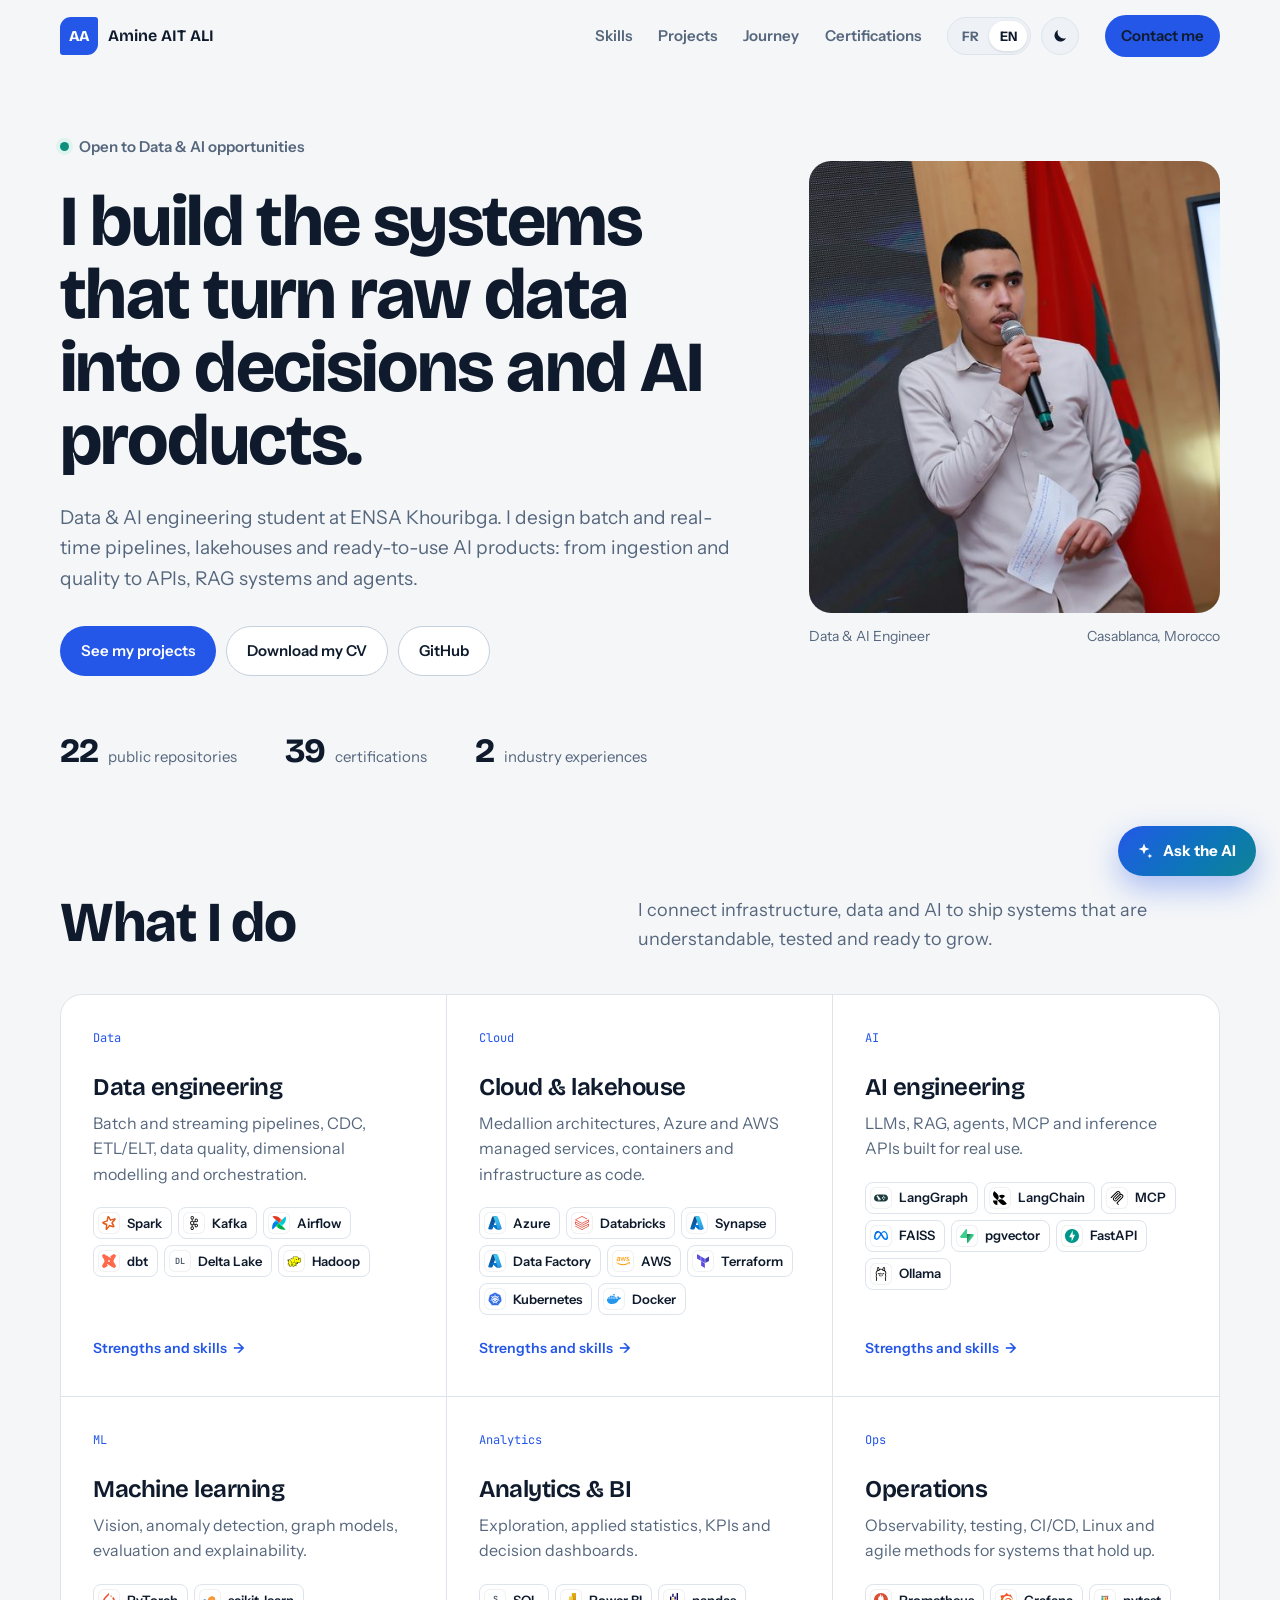
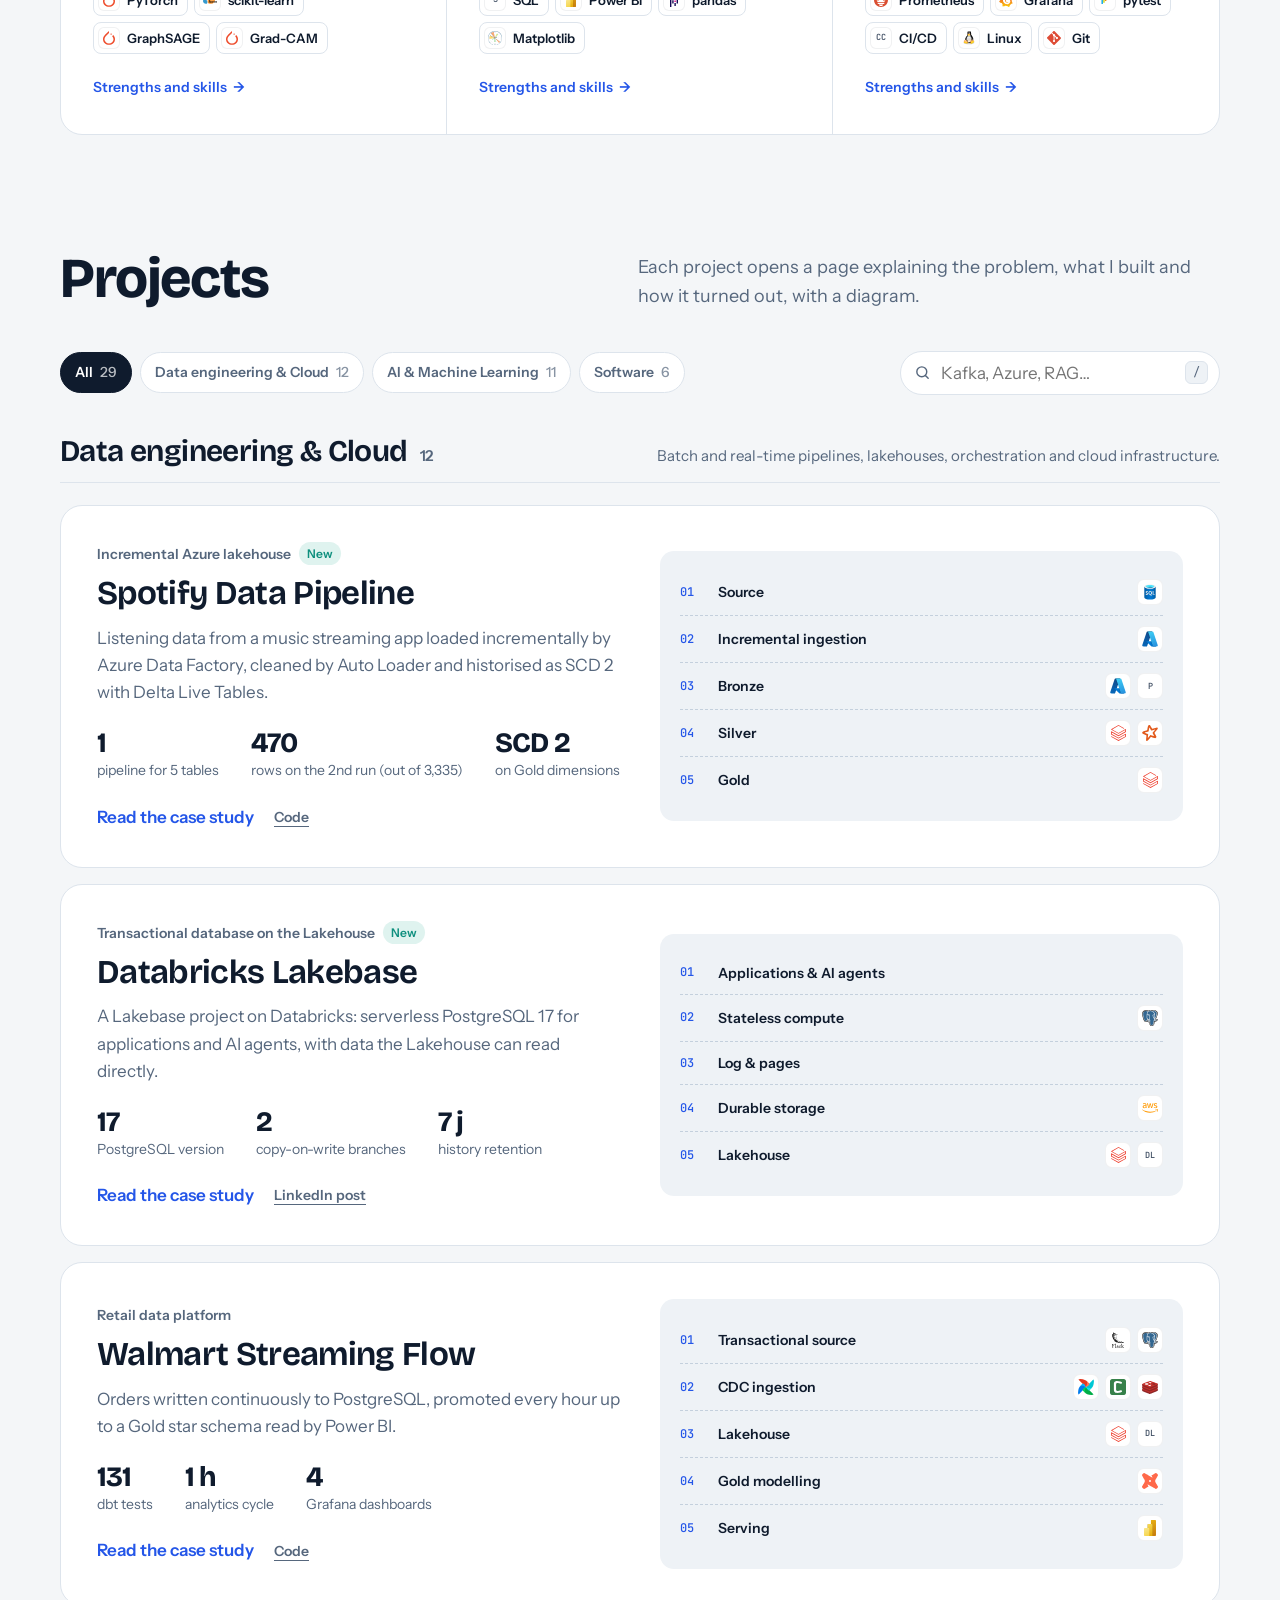
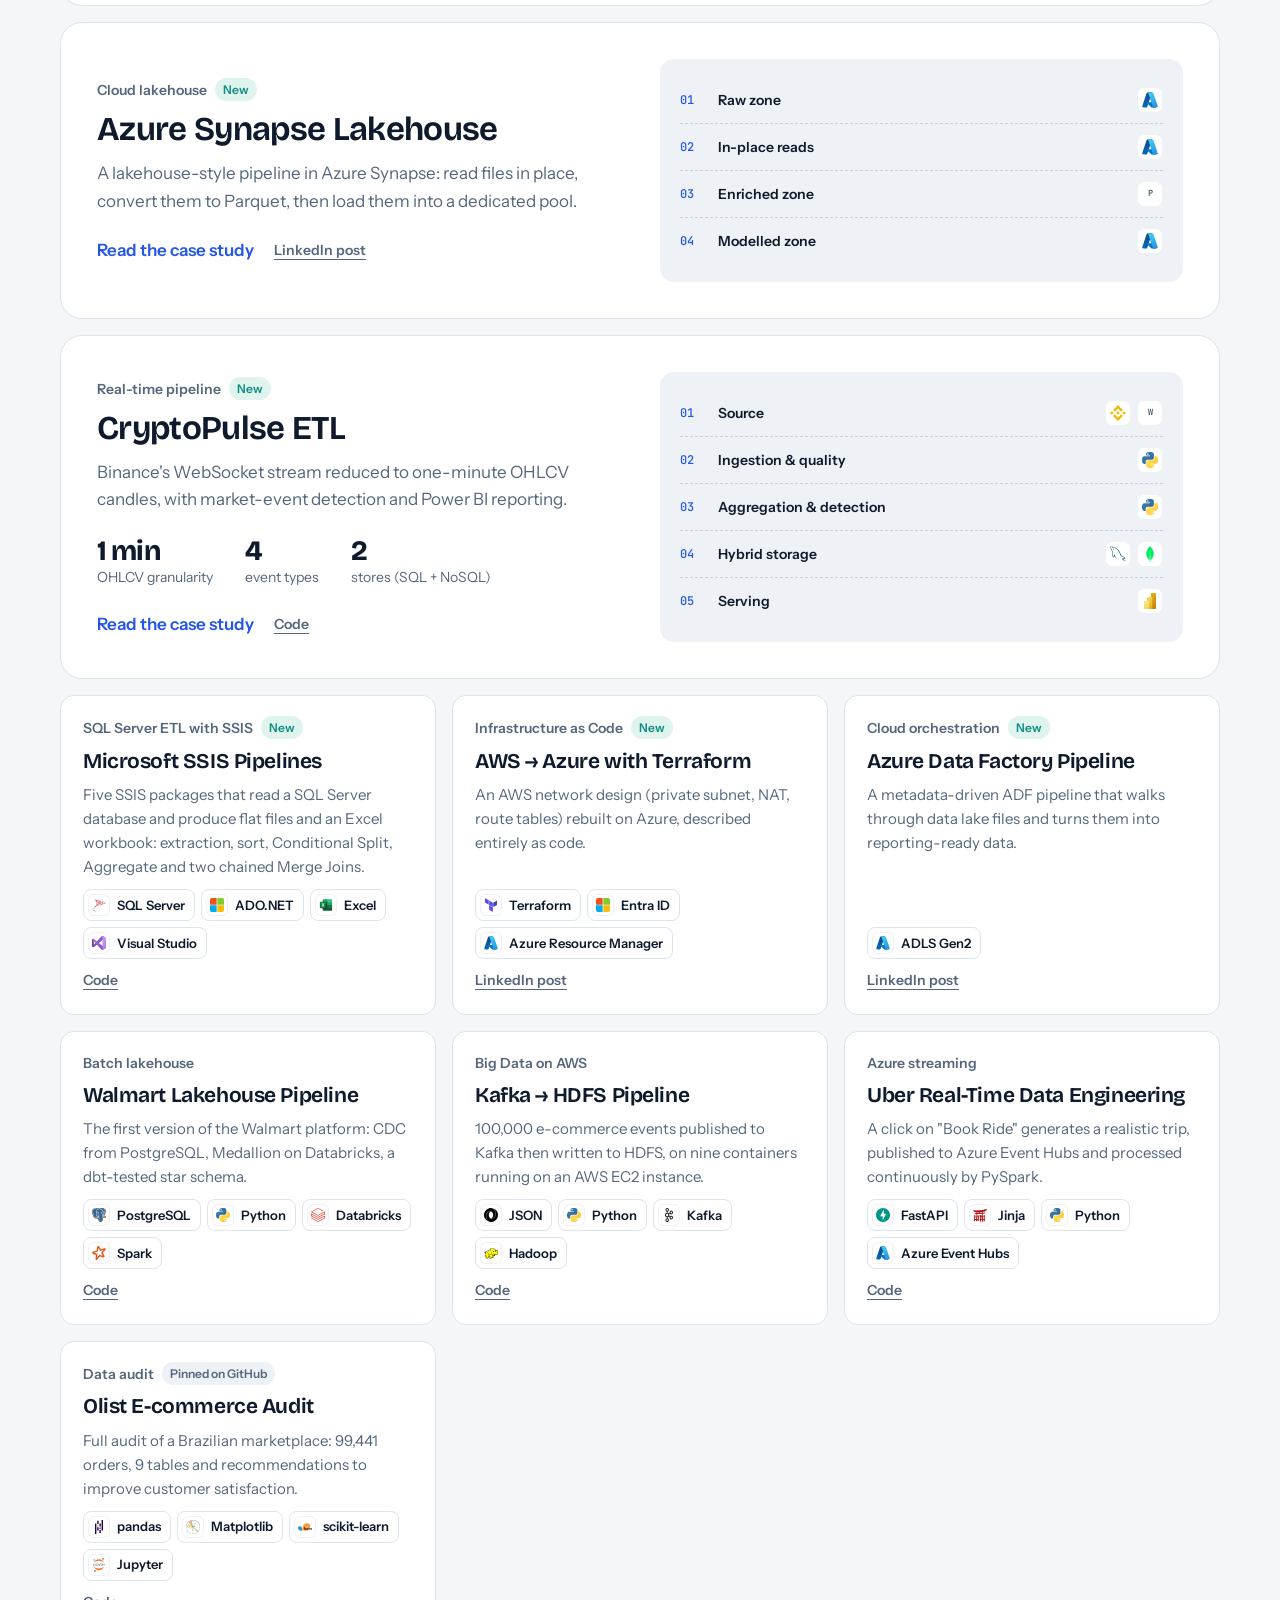
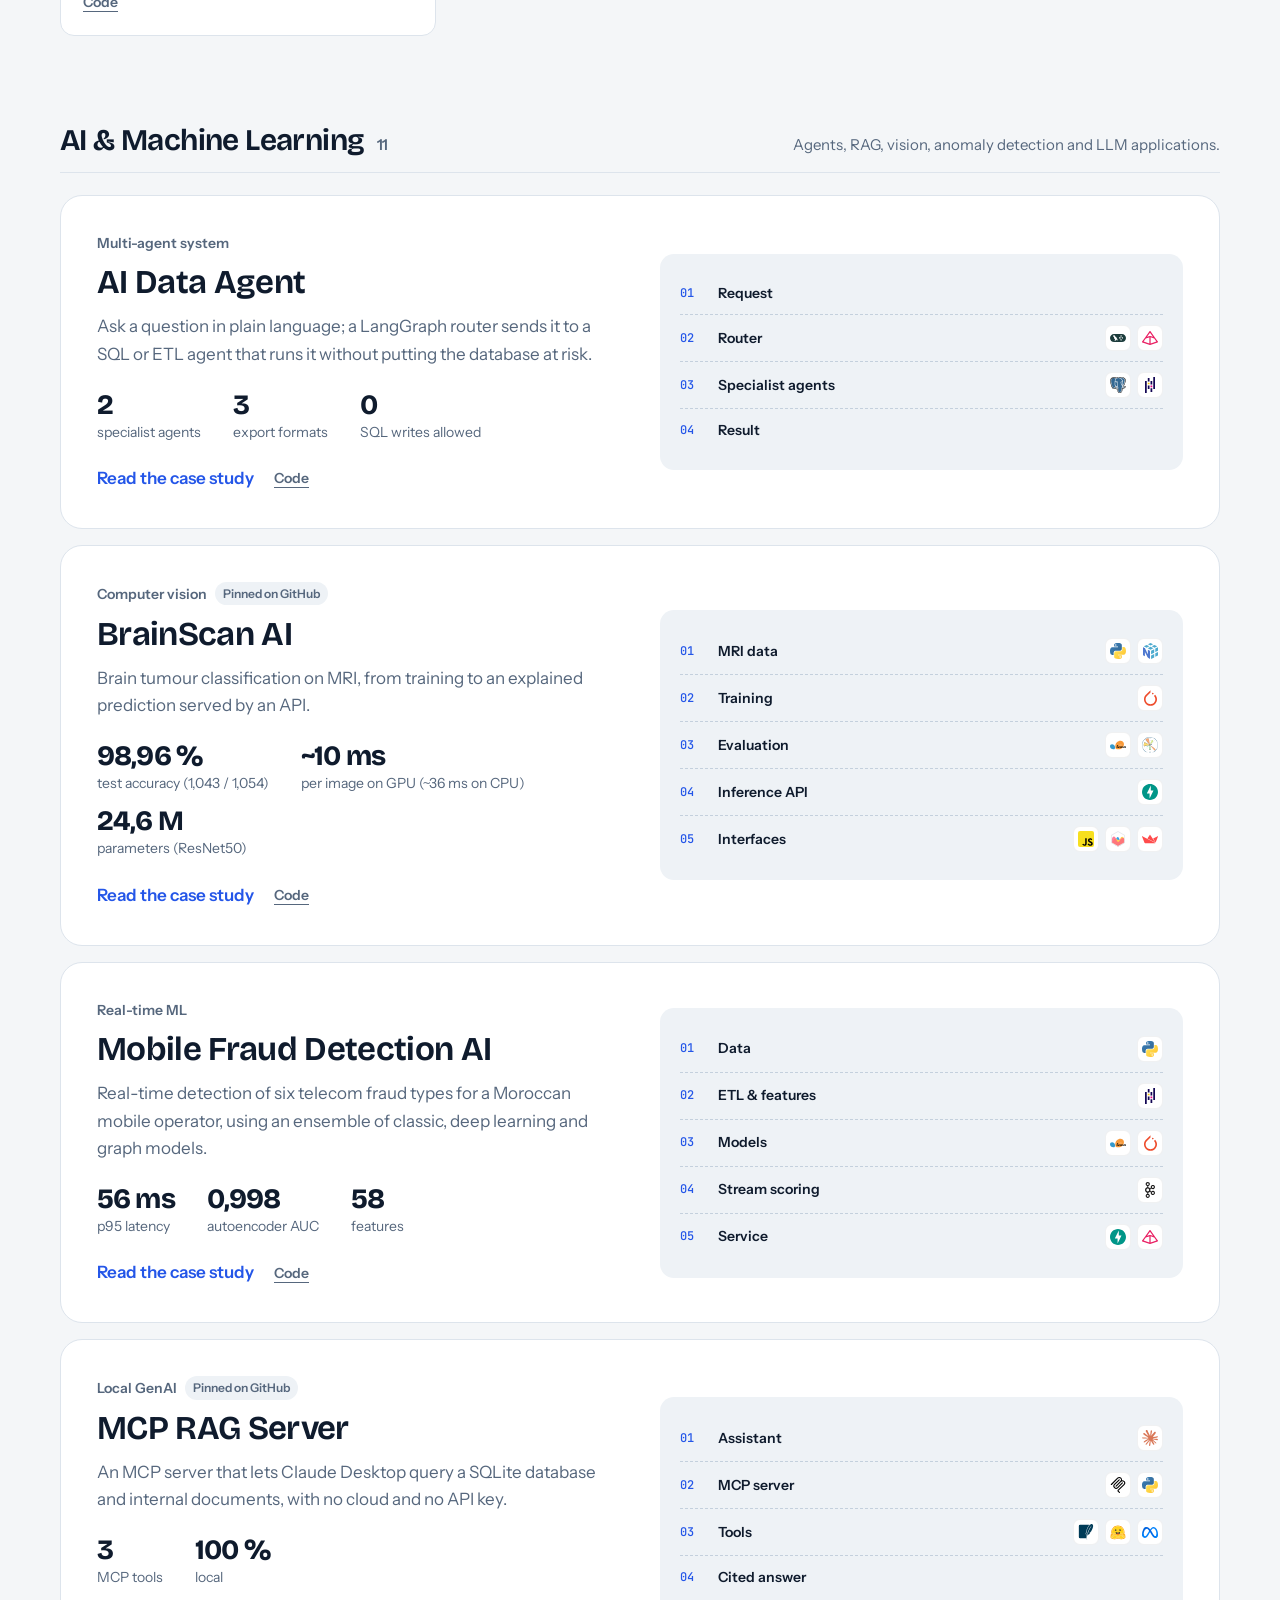
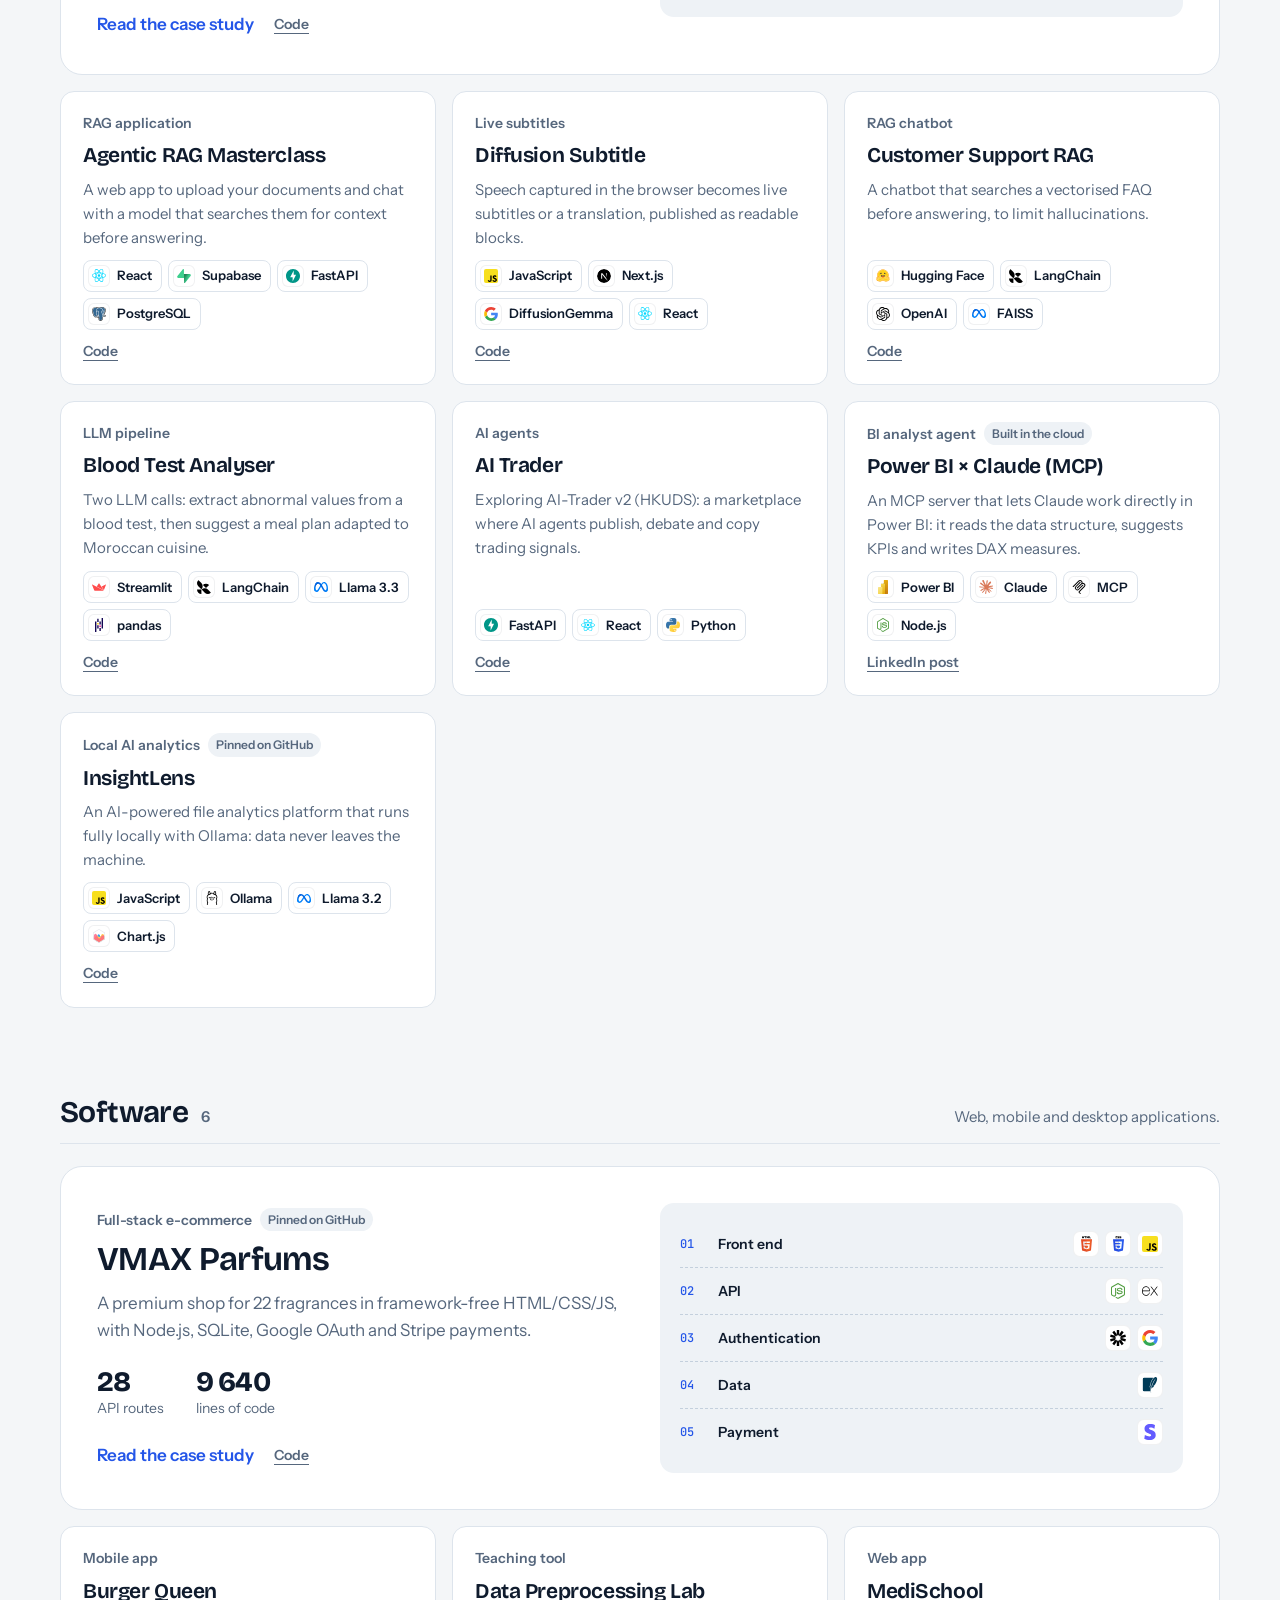
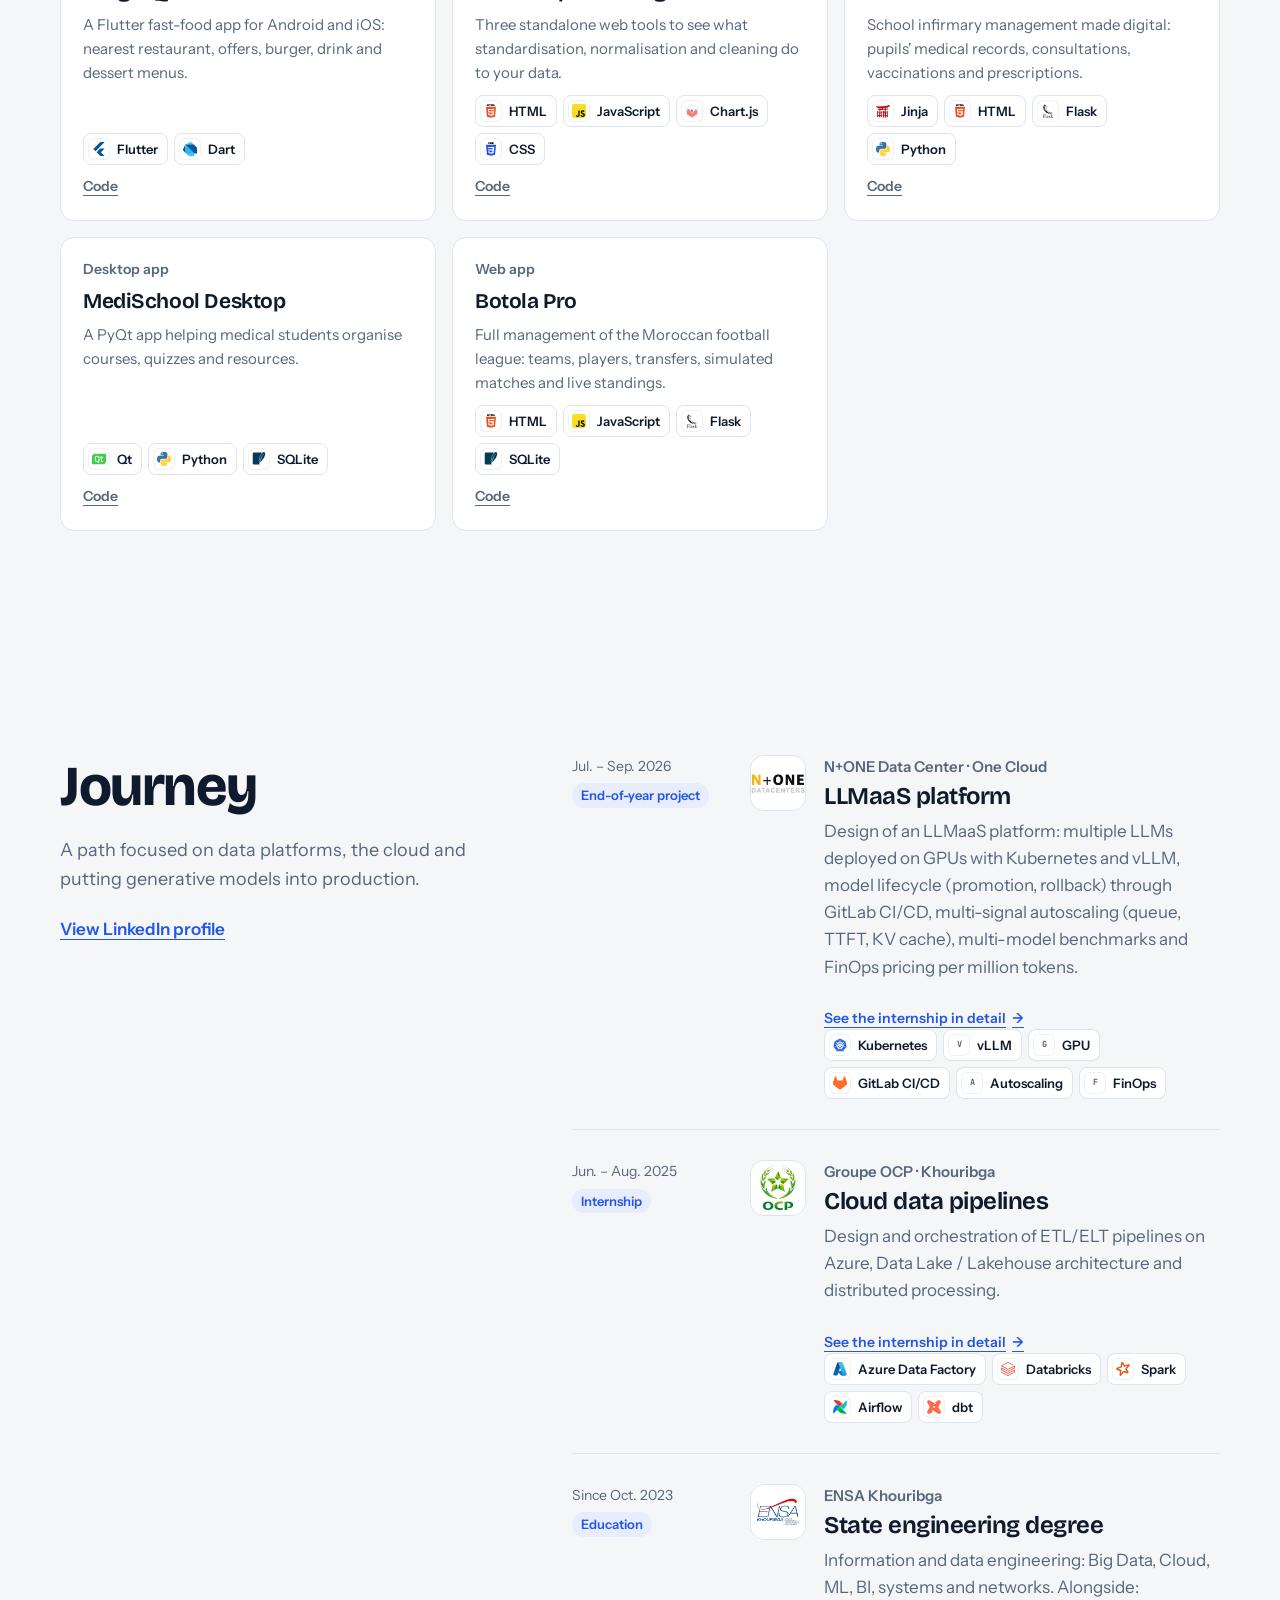
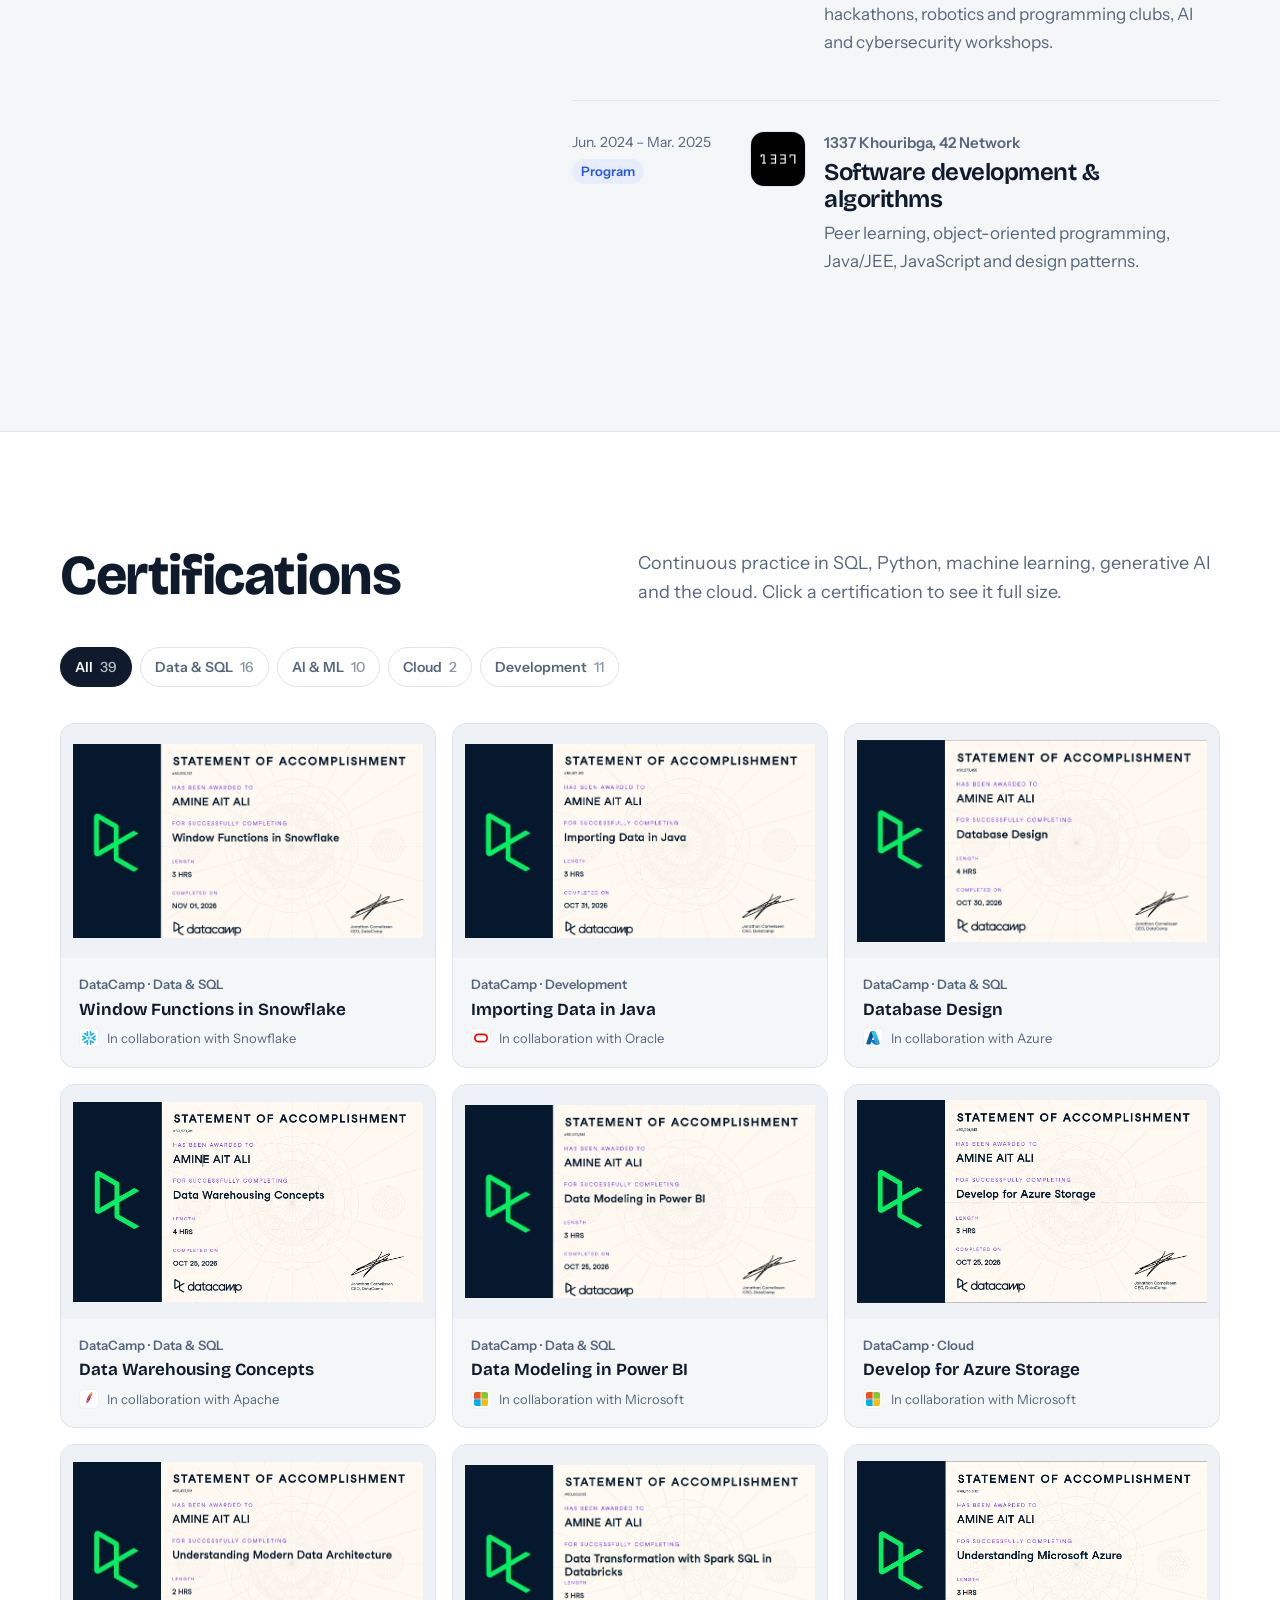
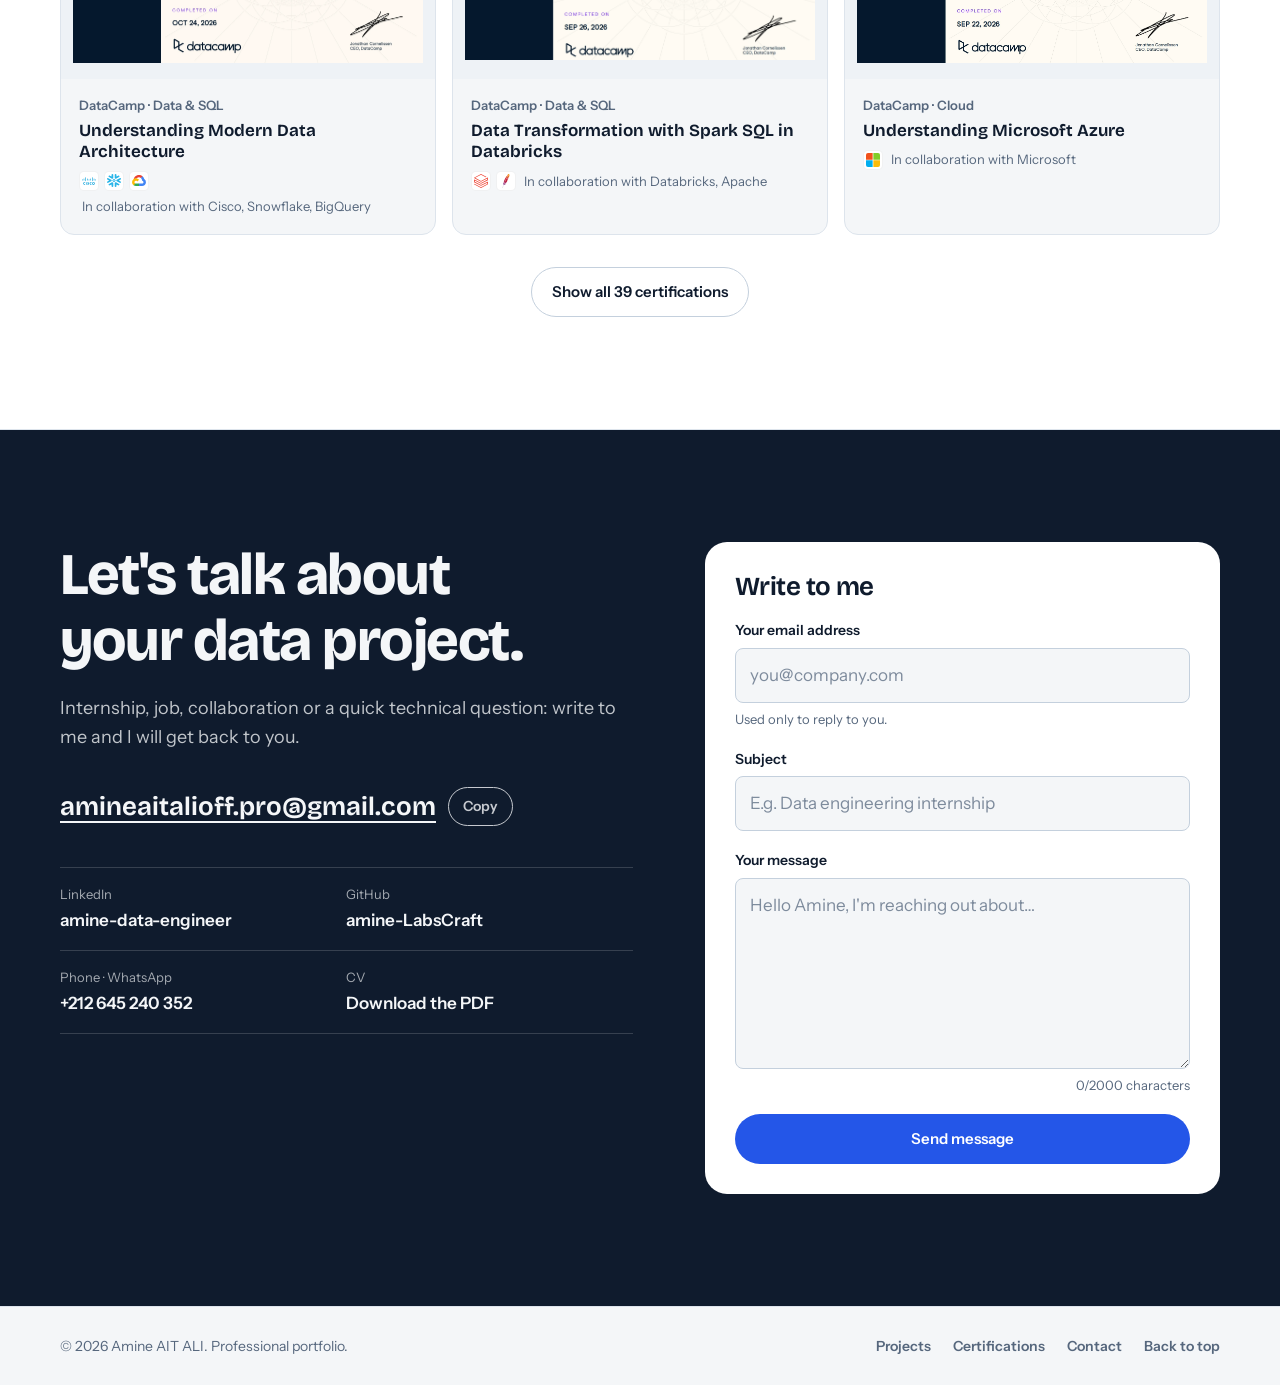
<file: index.html>
<!doctype html>
<html lang="fr">
<head>
    <meta charset="utf-8">
    <meta name="viewport" content="width=device-width, initial-scale=1">
    <title>Amine AIT ALI — Data & AI Engineer</title>
    <meta name="description" content="Portfolio d'Amine AIT ALI, élève-ingénieur en ingénierie des données : Data Engineering, Cloud, IA générative et systèmes LLM." data-i18n-attr="content:meta.description">
    <meta name="theme-color" content="#2456e8">
    <meta property="og:title" content="Amine AIT ALI — Data & AI Engineer">
    <meta property="og:description" content="Pipelines data, lakehouses et produits IA, du prototype au déploiement.">
    <meta property="og:type" content="website">
    <meta property="og:image" content="images/Mon%20Image.jpg">
    <link rel="icon" href="favicon.svg" type="image/svg+xml">
    <script>
        try { const s = localStorage.getItem("portfolio-theme"); document.documentElement.dataset.theme = s || (matchMedia("(prefers-color-scheme: dark)").matches ? "dark" : "light"); } catch (_) { document.documentElement.dataset.theme = "light"; }
    </script>
    <link rel="preconnect" href="https://fonts.googleapis.com">
    <link rel="preconnect" href="https://fonts.gstatic.com" crossorigin>
    <link href="https://fonts.googleapis.com/css2?family=Bricolage+Grotesque:opsz,wght@12..96,500;12..96,650;12..96,750&family=Instrument+Sans:wght@400;500;600;700&family=JetBrains+Mono:wght@400;500&display=swap" rel="stylesheet">
    <link rel="stylesheet" href="style.css?v=43">
</head>
<body>
    <div class="scroll-progress" aria-hidden="true"></div>
    <a class="skip-link" href="#contenu" data-i18n="skip">Aller au contenu</a>

    <header class="site-header">
        <nav class="nav shell" aria-label="Navigation">
            <a class="brand" href="#top" aria-label="Amine AIT ALI">
                <span class="brand-mark" aria-hidden="true">AA</span>
                <span class="brand-name">Amine AIT ALI</span>
            </a>
            <button class="menu-toggle" type="button" aria-expanded="false" aria-controls="nav-links" data-i18n-attr="aria-label:menu.open"><span></span><span></span></button>
            <div class="nav-links" id="nav-links">
                <a href="#expertise" data-i18n="nav.expertise">Expertise</a>
                <a href="#projets" data-i18n="nav.projects">Projets</a>
                <a href="#parcours" data-i18n="nav.journey">Parcours</a>
                <a href="#certifications" data-i18n="nav.certs">Certifications</a>
                <div class="nav-tools">
                    <div class="lang-switch" role="group" data-i18n-attr="aria-label:nav.lang">
                        <button type="button" data-language="fr" aria-pressed="true">FR</button>
                        <button type="button" data-language="en" aria-pressed="false">EN</button>
                    </div>
                    <button class="theme-toggle" type="button" data-i18n-attr="aria-label:theme.toggle;title:theme.toggle">
                        <svg class="icon-moon" viewBox="0 0 24 24" aria-hidden="true"><path d="M20 14.5A8 8 0 0 1 9.5 4a8 8 0 1 0 10.5 10.5Z"/></svg>
                        <svg class="icon-sun" viewBox="0 0 24 24" aria-hidden="true"><circle cx="12" cy="12" r="4"/><path d="M12 2v2M12 20v2M4.9 4.9l1.4 1.4M17.7 17.7l1.4 1.4M2 12h2M20 12h2M4.9 19.1l1.4-1.4M17.7 6.3l1.4-1.4"/></svg>
                    </button>
                </div>
                <a class="nav-cta" href="#contact" data-i18n="nav.contact">Me contacter</a>
            </div>
        </nav>
    </header>

    <main id="contenu">
        <section class="hero" id="top">
            <div class="shell hero-grid">
                <div class="hero-copy">
                    <p class="availability"><span class="status-dot" aria-hidden="true"></span><span data-i18n="hero.available">Ouvert aux opportunités Data &amp; IA</span></p>
                    <h1 data-i18n="hero.title">Je construis les systèmes qui transforment la data brute en décisions et produits IA.</h1>
                    <p class="hero-lead" data-i18n="hero.lead">Élève-ingénieur Data & IA à l'ENSA Khouribga.</p>
                    <div class="hero-actions">
                        <a class="button button-primary" href="#projets" data-i18n="hero.cta.projects">Voir mes projets</a>
                        <a class="button button-ghost" href="CV___Amine_AIT%20ALI%20.pdf" download="CV-Amine-AIT-ALI.pdf" data-i18n="hero.cta.cv">Télécharger mon CV</a>
                        <a class="button button-ghost" href="https://github.com/amine-LabsCraft" target="_blank" rel="noreferrer" data-i18n="hero.cta.github">GitHub</a>
                    </div>
                </div>
                <figure class="portrait">
                    <img src="images/Mon%20Image.jpg" width="800" height="533" alt="" data-i18n-attr="alt:hero.portrait">
                    <figcaption><span>Data & AI Engineer</span><span data-i18n="hero.location">Casablanca, Maroc</span></figcaption>
                </figure>
            </div>

            <div class="shell">
                <dl class="stats">
                    <div><dt id="stat-repos">22</dt><dd data-i18n="stats.repos">dépôts publics</dd></div>
                    <div><dt id="stat-certs">25</dt><dd data-i18n="stats.certs">certifications</dd></div>
                    <div><dt>2</dt><dd data-i18n="stats.xp">expériences en entreprise</dd></div>
                </dl>
            </div>
        </section>

        <section class="section" id="expertise">
            <div class="shell">
                <div class="section-head">
                    <h2 data-i18n="expertise.title">Ce que je sais faire</h2>
                    <p data-i18n="expertise.lead">Je relie infrastructure, données et IA.</p>
                </div>
                <div class="skills">
                    <article><span class="skill-domain">Data</span><h3 data-i18n="exp.data">Data engineering</h3><p data-i18n="exp.data.p"></p><ul class="stack"><li>Spark</li><li>Kafka</li><li>Airflow</li><li>dbt</li><li>Delta Lake</li><li>Hadoop</li></ul><a class="skill-link" href="domain.html?id=data"><b data-i18n="exp.more">Points forts et compétences</b> <span aria-hidden="true">→</span></a></article>
                    <article><span class="skill-domain">Cloud</span><h3 data-i18n="exp.cloud">Cloud & lakehouse</h3><p data-i18n="exp.cloud.p"></p><ul class="stack"><li>Azure</li><li>Databricks</li><li>Synapse</li><li>Data Factory</li><li>AWS</li><li>Terraform</li><li>Kubernetes</li><li>Docker</li></ul><a class="skill-link" href="domain.html?id=cloud"><b data-i18n="exp.more">Points forts et compétences</b> <span aria-hidden="true">→</span></a></article>
                    <article><span class="skill-domain">AI</span><h3 data-i18n="exp.ai">AI engineering</h3><p data-i18n="exp.ai.p"></p><ul class="stack"><li>LangGraph</li><li>LangChain</li><li>MCP</li><li>FAISS</li><li>pgvector</li><li>FastAPI</li><li>Ollama</li></ul><a class="skill-link" href="domain.html?id=ai"><b data-i18n="exp.more">Points forts et compétences</b> <span aria-hidden="true">→</span></a></article>
                    <article><span class="skill-domain">ML</span><h3 data-i18n="exp.ml">Machine learning</h3><p data-i18n="exp.ml.p"></p><ul class="stack"><li>PyTorch</li><li>scikit-learn</li><li>GraphSAGE</li><li>Grad-CAM</li></ul><a class="skill-link" href="domain.html?id=ml"><b data-i18n="exp.more">Points forts et compétences</b> <span aria-hidden="true">→</span></a></article>
                    <article><span class="skill-domain">Analytics</span><h3 data-i18n="exp.bi">Analytics & BI</h3><p data-i18n="exp.bi.p"></p><ul class="stack"><li>SQL</li><li>Power BI</li><li>pandas</li><li>Matplotlib</li></ul><a class="skill-link" href="domain.html?id=bi"><b data-i18n="exp.more">Points forts et compétences</b> <span aria-hidden="true">→</span></a></article>
                    <article><span class="skill-domain">Ops</span><h3 data-i18n="exp.ops">Exploitation</h3><p data-i18n="exp.ops.p"></p><ul class="stack"><li>Prometheus</li><li>Grafana</li><li>pytest</li><li>CI/CD</li><li>Linux</li><li>Git</li></ul><a class="skill-link" href="domain.html?id=ops"><b data-i18n="exp.more">Points forts et compétences</b> <span aria-hidden="true">→</span></a></article>
                </div>
            </div>
        </section>

        <section class="section" id="projets">
            <div class="shell">
                <div class="section-head">
                    <h2 data-i18n="projects.title">Projets</h2>
                    <p data-i18n="projects.lead">Chaque projet s'ouvre sur une page qui explique le problème, ce que j'ai construit et ce que ça donne.</p>
                </div>
                <div class="project-toolbar">
                    <div class="chips" id="project-filters" role="group" data-i18n-attr="aria-label:projects.filter"></div>
                    <label class="search">
                        <span class="sr-only" data-i18n="projects.search.label">Rechercher un projet</span>
                        <svg viewBox="0 0 24 24" aria-hidden="true"><circle cx="11" cy="11" r="7"/><path d="m20 20-3.5-3.5"/></svg>
                        <input type="search" id="project-search" autocomplete="off" data-i18n-attr="placeholder:projects.search">
                        <kbd aria-hidden="true">/</kbd>
                    </label>
                </div>
                <div id="project-groups"></div>
                <p class="empty" id="projects-empty" hidden data-i18n="projects.empty">Aucun projet ne correspond.</p>
            </div>
        </section>


        <section class="section" id="parcours">
            <div class="shell journey">
                <div class="journey-intro">
                    <h2 data-i18n="journey.title">Parcours</h2>
                    <p data-i18n="journey.lead"></p>
                    <a class="text-link" href="https://www.linkedin.com/in/amine-data-engineer/" target="_blank" rel="noreferrer" data-i18n="journey.linkedin">Voir le profil LinkedIn</a>
                </div>
                <ol class="timeline">
                    <li>
                        <div class="when"><time datetime="2026-07" data-i18n="job.1.date"></time><span data-i18n="job.1.type"></span></div>
                        <div class="role"><img class="org-logo" src="images/logos/n-one.webp" width="56" height="56" alt="N+ONE Datacenters" loading="lazy"><p class="org">N+ONE Data Center · One Cloud</p><h3 data-i18n="job.1.title"></h3><p data-i18n="job.1.text"></p><a class="text-link" href="experience.html?id=n-one"><span data-i18n="x.more">Voir le détail du stage</span> <span aria-hidden="true">→</span></a><ul class="stack"><li>Kubernetes</li><li>vLLM</li><li>GPU</li><li>GitLab CI/CD</li><li>Autoscaling</li><li>FinOps</li></ul></div>
                    </li>
                    <li>
                        <div class="when"><time datetime="2025-06" data-i18n="job.2.date"></time><span data-i18n="job.2.type"></span></div>
                        <div class="role"><img class="org-logo" src="images/logos/ocp.webp" width="56" height="56" alt="Groupe OCP" loading="lazy"><p class="org">Groupe OCP · Khouribga</p><h3 data-i18n="job.2.title"></h3><p data-i18n="job.2.text"></p><a class="text-link" href="experience.html?id=ocp"><span data-i18n="x.more">Voir le détail du stage</span> <span aria-hidden="true">→</span></a><ul class="stack"><li>Azure Data Factory</li><li>Databricks</li><li>Spark</li><li>Airflow</li><li>dbt</li></ul></div>
                    </li>
                    <li>
                        <div class="when"><time datetime="2023-10" data-i18n="job.3.date"></time><span data-i18n="job.3.type"></span></div>
                        <div class="role"><img class="org-logo" src="images/logos/ensa.webp" width="56" height="56" alt="ENSA Khouribga" loading="lazy"><p class="org">ENSA Khouribga</p><h3 data-i18n="job.3.title"></h3><p data-i18n="job.3.text"></p></div>
                    </li>
                    <li>
                        <div class="when"><time datetime="2024-06" data-i18n="job.4.date"></time><span data-i18n="job.4.type"></span></div>
                        <div class="role"><img class="org-logo" src="images/logos/1337.webp" width="56" height="56" alt="1337 Khouribga" loading="lazy"><p class="org" data-i18n="job.4.org"></p><h3 data-i18n="job.4.title"></h3><p data-i18n="job.4.text"></p></div>
                    </li>
                </ol>
            </div>
        </section>

        <section class="section section-tint" id="certifications">
            <div class="shell">
                <div class="section-head">
                    <h2 data-i18n="certs.title">Certifications</h2>
                    <p data-i18n="certs.lead"></p>
                </div>
                <div class="chips" id="cert-filters" role="group" data-i18n-attr="aria-label:certs.filter"></div>
                <div class="cert-grid" id="cert-grid"></div>
                <div class="center"><button class="button button-ghost" type="button" id="cert-toggle"></button></div>
            </div>
        </section>

        <section class="section contact" id="contact">
            <div class="shell contact-grid">
                <div class="contact-copy">
                    <h2 data-i18n="contact.title">Parlons de votre projet data.</h2>
                    <p data-i18n="contact.lead"></p>
                    <div class="email-row">
                        <a class="email" href="mailto:amineaitalioff.pro@gmail.com">amineaitalioff.pro@gmail.com</a>
                        <button class="copy-button" type="button" id="copy-email" data-email="amineaitalioff.pro@gmail.com"><span data-i18n="contact.copy">Copier</span></button>
                        <span class="copy-status" id="copy-status" role="status" aria-live="polite"></span>
                    </div>
                    <ul class="contact-links">
                        <li><a href="https://www.linkedin.com/in/amine-data-engineer/" target="_blank" rel="noreferrer"><span>LinkedIn</span><strong>amine-data-engineer</strong></a></li>
                        <li><a href="https://github.com/amine-LabsCraft" target="_blank" rel="noreferrer"><span>GitHub</span><strong>amine-LabsCraft</strong></a></li>
                        <li><a href="https://wa.me/212645240352" target="_blank" rel="noreferrer"><span data-i18n="contact.phone">Téléphone · WhatsApp</span><strong>+212 645 240 352</strong></a></li>
                        <li><a href="CV___Amine_AIT%20ALI%20.pdf" download="CV-Amine-AIT-ALI.pdf"><span data-i18n="contact.cv">CV</span><strong data-i18n="contact.cv.value">Télécharger le PDF</strong></a></li>
                    </ul>
                </div>

                <form class="contact-form" id="contact-form" novalidate>
                    <h3 data-i18n="form.title">Écrivez-moi</h3>
                    <input type="hidden" name="name" id="contact-sender-name">
                    <input type="hidden" name="reply_to" id="contact-reply-to">
                    <input type="hidden" name="to_email" value="amineaitalioff.pro@gmail.com">
                    <div class="form-honeypot" aria-hidden="true"><label for="company" data-i18n="form.company">Entreprise</label><input type="text" name="company" id="company" tabindex="-1" autocomplete="off"></div>
                    <div class="field">
                        <label for="contact-email-input" data-i18n="form.email">Votre adresse email</label>
                        <input type="email" name="email" id="contact-email-input" autocomplete="email" required data-i18n-attr="placeholder:form.email.ph">
                        <small data-i18n="form.email.help"></small>
                    </div>
                    <div class="field">
                        <label for="contact-subject" data-i18n="form.subject">Objet</label>
                        <input type="text" name="sujet" id="contact-subject" minlength="3" maxlength="120" required autocomplete="off" data-i18n-attr="placeholder:form.subject.ph">
                    </div>
                    <div class="field">
                        <label for="contact-message" data-i18n="form.message">Votre message</label>
                        <textarea name="message" id="contact-message" rows="6" maxlength="2000" required data-i18n-attr="placeholder:form.message.ph"></textarea>
                        <small class="counter"><span id="message-count">0</span>/2000 <span data-i18n="form.chars">caractères</span></small>
                    </div>
                    <button class="button button-primary form-submit" type="submit"><span class="submit-label" data-i18n="form.send">Envoyer le message</span></button>
                    <p class="feedback success" id="form-success" role="status" hidden data-i18n="form.success"></p>
                    <p class="feedback error" id="form-error" role="alert" hidden data-i18n="form.error"></p>
                </form>
            </div>
        </section>
    </main>

    <footer class="footer">
        <div class="shell footer-row">
            <p>© <span id="current-year">2026</span> Amine AIT ALI. <span data-i18n="footer.rights">Portfolio professionnel.</span></p>
            <nav class="footer-nav" aria-label="Footer">
                <a href="#projets" data-i18n="nav.projects">Projets</a>
                <a href="#certifications" data-i18n="nav.certs">Certifications</a>
                <a href="#contact">Contact</a>
                <a href="#top" data-i18n="footer.top">Retour en haut</a>
            </nav>
        </div>
    </footer>

    <button class="to-top" type="button" data-i18n-attr="aria-label:footer.top;title:footer.top"><svg viewBox="0 0 24 24" aria-hidden="true"><path d="M12 19V5M5 12l7-7 7 7"/></svg></button>

    <dialog class="viewer" id="cert-dialog" aria-labelledby="cert-dialog-title">
        <div class="viewer-bar">
            <button type="button" class="icon-button" id="cert-prev" data-i18n-attr="aria-label:certs.prev">‹</button>
            <button type="button" class="icon-button" id="cert-next" data-i18n-attr="aria-label:certs.next">›</button>
            <button type="button" class="icon-button viewer-close" id="cert-close" data-i18n-attr="aria-label:certs.close">×</button>
        </div>
        <div class="cert-detail" id="cert-detail"></div>
    </dialog>

    <script src="i18n.js?v=43"></script>
    <script src="data/projects.js?v=43"></script>
    <script src="data/certificates.js?v=43"></script>
    <script src="data/architectures.js?v=43"></script>
    <script src="common.js?v=43"></script>
    <script src="script.js?v=43"></script>
    <script src="assistant.js?v=43"></script>
</body>
</html>
</file>
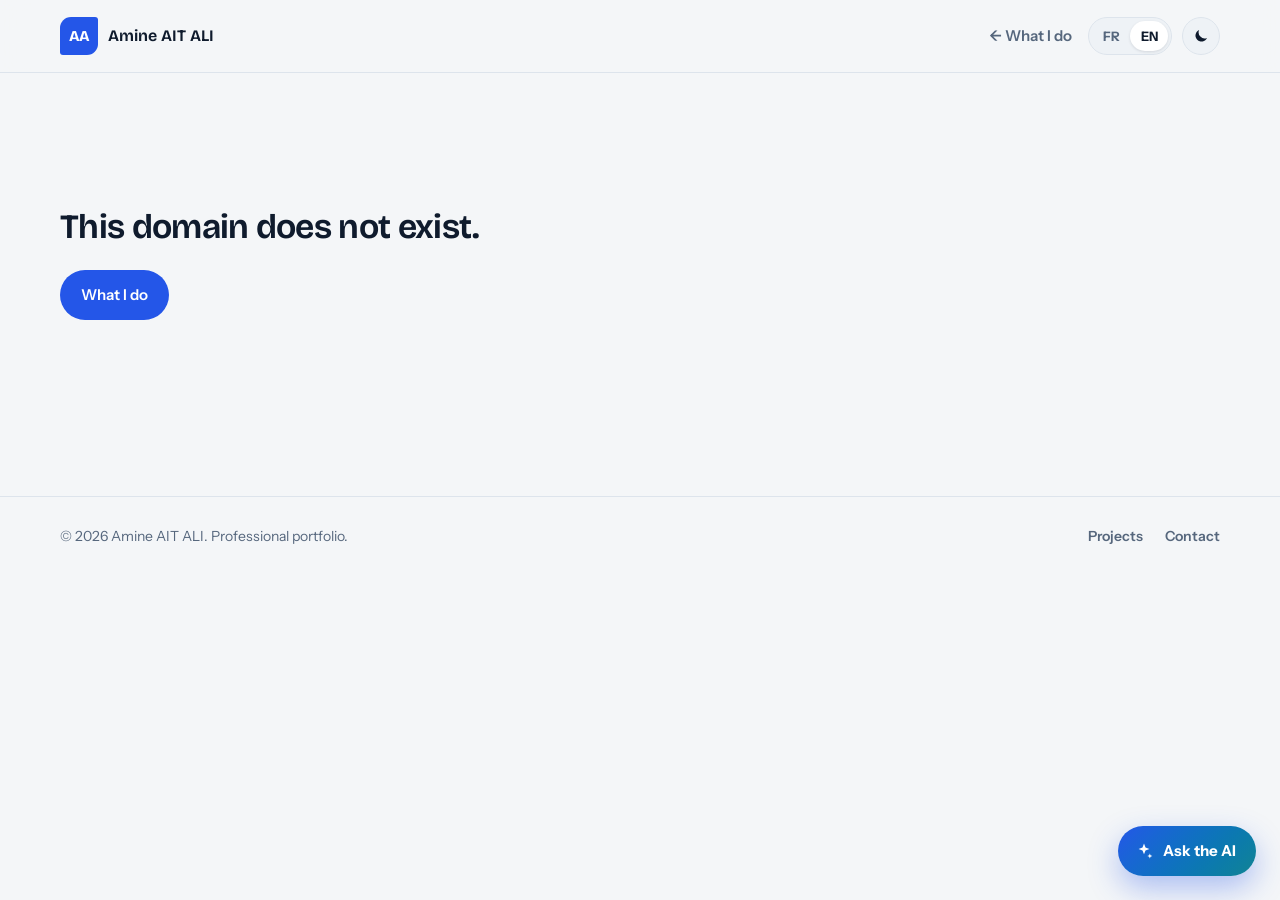
<file: domain.html>
<!doctype html>
<html lang="fr">
<head>
    <meta charset="utf-8">
    <meta name="viewport" content="width=device-width, initial-scale=1">
    <title>Domaine — Amine AIT ALI</title>
    <meta name="description" content="Points forts et compétences d'Amine AIT ALI dans un domaine.">
    <meta name="theme-color" content="#2456e8">
    <link rel="icon" href="favicon.svg" type="image/svg+xml">
    <script>
        try { const s = localStorage.getItem("portfolio-theme"); document.documentElement.dataset.theme = s || (matchMedia("(prefers-color-scheme: dark)").matches ? "dark" : "light"); } catch (_) { document.documentElement.dataset.theme = "light"; }
    </script>
    <link rel="preconnect" href="https://fonts.googleapis.com">
    <link rel="preconnect" href="https://fonts.gstatic.com" crossorigin>
    <link href="https://fonts.googleapis.com/css2?family=Bricolage+Grotesque:opsz,wght@12..96,500;12..96,650;12..96,750&family=Instrument+Sans:wght@400;500;600;700&family=JetBrains+Mono:wght@400;500&display=swap" rel="stylesheet">
    <link rel="stylesheet" href="style.css?v=43">
</head>
<body class="project-page domain-page">
    <div class="scroll-progress" aria-hidden="true"></div>
    <a class="skip-link" href="#contenu" data-i18n="skip">Aller au contenu</a>

    <header class="site-header">
        <nav class="nav shell" aria-label="Navigation">
            <a class="brand" href="index.html" aria-label="Amine AIT ALI">
                <span class="brand-mark" aria-hidden="true">AA</span>
                <span class="brand-name">Amine AIT ALI</span>
            </a>
            <div class="nav-tools nav-tools-standalone">
                <a class="back-link" href="index.html#expertise"><span aria-hidden="true">←</span> <span data-i18n="d.back">Ce que je sais faire</span></a>
                <div class="lang-switch" role="group" data-i18n-attr="aria-label:nav.lang">
                    <button type="button" data-language="fr" aria-pressed="true">FR</button>
                    <button type="button" data-language="en" aria-pressed="false">EN</button>
                </div>
                <button class="theme-toggle" type="button" data-i18n-attr="aria-label:theme.toggle;title:theme.toggle">
                    <svg class="icon-moon" viewBox="0 0 24 24" aria-hidden="true"><path d="M20 14.5A8 8 0 0 1 9.5 4a8 8 0 1 0 10.5 10.5Z"/></svg>
                    <svg class="icon-sun" viewBox="0 0 24 24" aria-hidden="true"><circle cx="12" cy="12" r="4"/><path d="M12 2v2M12 20v2M4.9 4.9l1.4 1.4M17.7 17.7l1.4 1.4M2 12h2M20 12h2M4.9 19.1l1.4-1.4M17.7 6.3l1.4-1.4"/></svg>
                </button>
            </div>
        </nav>
    </header>

    <main id="contenu" class="shell project-main"></main>

    <footer class="footer">
        <div class="shell footer-row">
            <p>© <span id="current-year">2026</span> Amine AIT ALI. <span data-i18n="footer.rights">Portfolio professionnel.</span></p>
            <nav class="footer-nav" aria-label="Footer">
                <a href="index.html#projets" data-i18n="nav.projects">Projets</a>
                <a href="index.html#contact">Contact</a>
            </nav>
        </div>
    </footer>

    <script src="i18n.js?v=43"></script>
    <script src="data/projects.js?v=43"></script>
    <script src="data/certificates.js?v=43"></script>
    <script src="data/domains.js?v=43"></script>
    <script src="common.js?v=43"></script>
    <script src="domain.js?v=43"></script>
    <script src="assistant.js?v=43"></script>
</body>
</html>
</file>
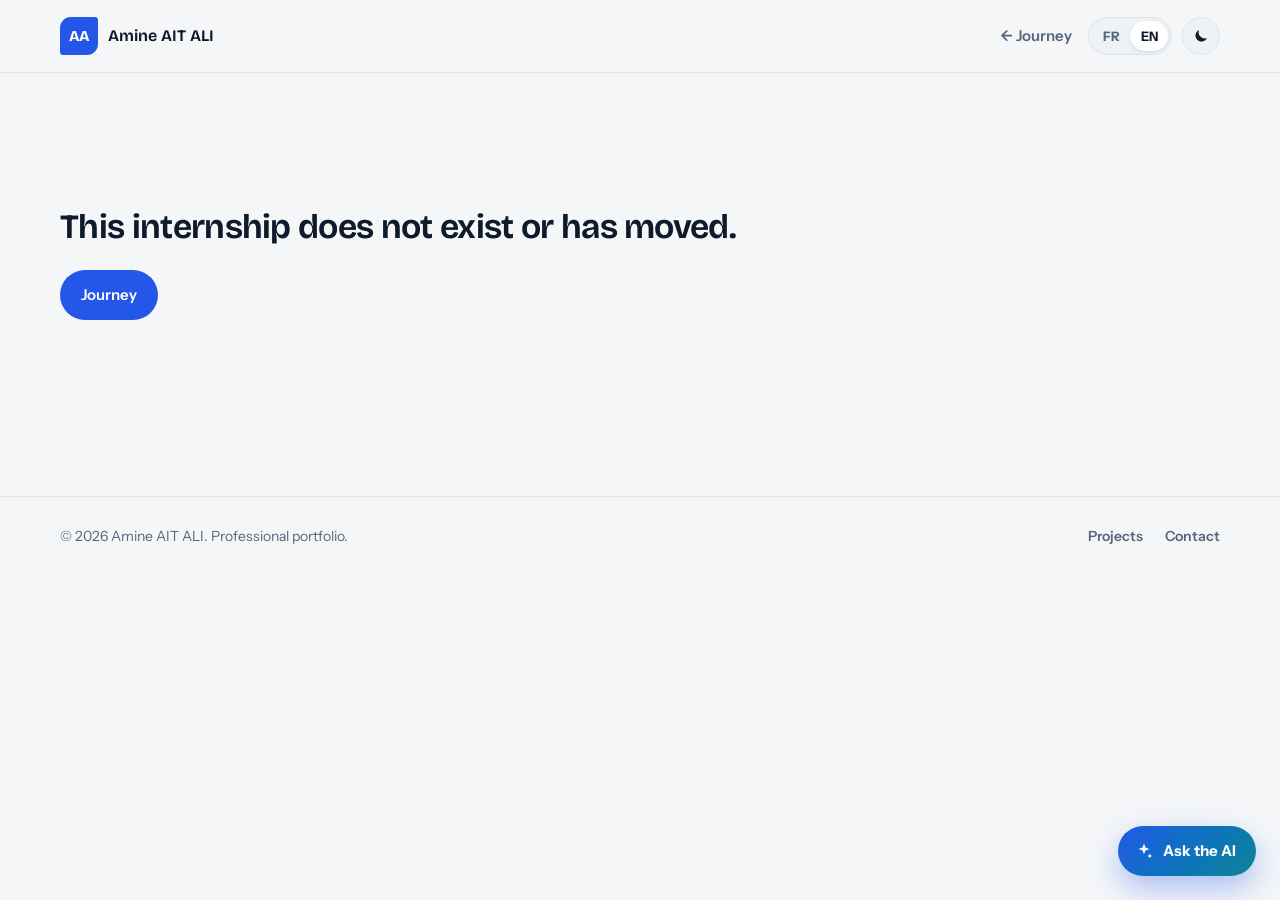
<file: experience.html>
<!doctype html>
<html lang="fr">
<head>
    <meta charset="utf-8">
    <meta name="viewport" content="width=device-width, initial-scale=1">
    <title>Stage — Amine AIT ALI</title>
    <meta name="description" content="Stage en entreprise d'Amine AIT ALI.">
    <meta name="theme-color" content="#2456e8">
    <link rel="icon" href="favicon.svg" type="image/svg+xml">
    <script>
        try { const s = localStorage.getItem("portfolio-theme"); document.documentElement.dataset.theme = s || (matchMedia("(prefers-color-scheme: dark)").matches ? "dark" : "light"); } catch (_) { document.documentElement.dataset.theme = "light"; }
    </script>
    <link rel="preconnect" href="https://fonts.googleapis.com">
    <link rel="preconnect" href="https://fonts.gstatic.com" crossorigin>
    <link href="https://fonts.googleapis.com/css2?family=Bricolage+Grotesque:opsz,wght@12..96,500;12..96,650;12..96,750&family=Instrument+Sans:wght@400;500;600;700&family=JetBrains+Mono:wght@400;500&display=swap" rel="stylesheet">
    <link rel="stylesheet" href="style.css?v=43">
</head>
<body class="project-page" data-collection="experiences">
    <div class="scroll-progress" aria-hidden="true"></div>
    <a class="skip-link" href="#contenu" data-i18n="skip">Aller au contenu</a>

    <header class="site-header">
        <nav class="nav shell" aria-label="Navigation">
            <a class="brand" href="index.html" aria-label="Amine AIT ALI">
                <span class="brand-mark" aria-hidden="true">AA</span>
                <span class="brand-name">Amine AIT ALI</span>
            </a>
            <div class="nav-tools nav-tools-standalone">
                <a class="back-link" href="index.html#parcours"><span aria-hidden="true">←</span> <span data-i18n="x.back">Parcours</span></a>
                <div class="lang-switch" role="group" data-i18n-attr="aria-label:nav.lang">
                    <button type="button" data-language="fr" aria-pressed="true">FR</button>
                    <button type="button" data-language="en" aria-pressed="false">EN</button>
                </div>
                <button class="theme-toggle" type="button" data-i18n-attr="aria-label:theme.toggle;title:theme.toggle">
                    <svg class="icon-moon" viewBox="0 0 24 24" aria-hidden="true"><path d="M20 14.5A8 8 0 0 1 9.5 4a8 8 0 1 0 10.5 10.5Z"/></svg>
                    <svg class="icon-sun" viewBox="0 0 24 24" aria-hidden="true"><circle cx="12" cy="12" r="4"/><path d="M12 2v2M12 20v2M4.9 4.9l1.4 1.4M17.7 17.7l1.4 1.4M2 12h2M20 12h2M4.9 19.1l1.4-1.4M17.7 6.3l1.4-1.4"/></svg>
                </button>
            </div>
        </nav>
    </header>

    <main id="contenu" class="shell project-main"></main>

    <footer class="footer">
        <div class="shell footer-row">
            <p>© <span id="current-year">2026</span> Amine AIT ALI. <span data-i18n="footer.rights">Portfolio professionnel.</span></p>
            <nav class="footer-nav" aria-label="Footer">
                <a href="index.html#projets" data-i18n="nav.projects">Projets</a>
                <a href="index.html#contact">Contact</a>
            </nav>
        </div>
    </footer>

    <dialog class="viewer viewer-image" id="image-dialog" aria-label="Image">
        <div class="viewer-bar"><button type="button" class="icon-button" id="image-prev" data-i18n-attr="aria-label:p.prevImage">‹</button><button type="button" class="icon-button" id="image-next" data-i18n-attr="aria-label:p.nextImage">›</button><button type="button" class="icon-button viewer-close" id="image-close" data-i18n-attr="aria-label:certs.close">×</button></div>
        <figure class="image-full"><img id="image-full" alt=""><figcaption id="image-caption"></figcaption></figure>
    </dialog>

    <script src="i18n.js?v=43"></script>
    <script src="data/projects.js?v=43"></script>
    <script src="data/architectures.js?v=43"></script>
    <script src="data/docs.js?v=43"></script>
    <script src="data/internships.js?v=43"></script>
    <script src="common.js?v=43"></script>
    <script src="diagram.js?v=43"></script>
    <script src="project.js?v=43"></script>
    <script src="assistant.js?v=43"></script>
</body>
</html>
</file>
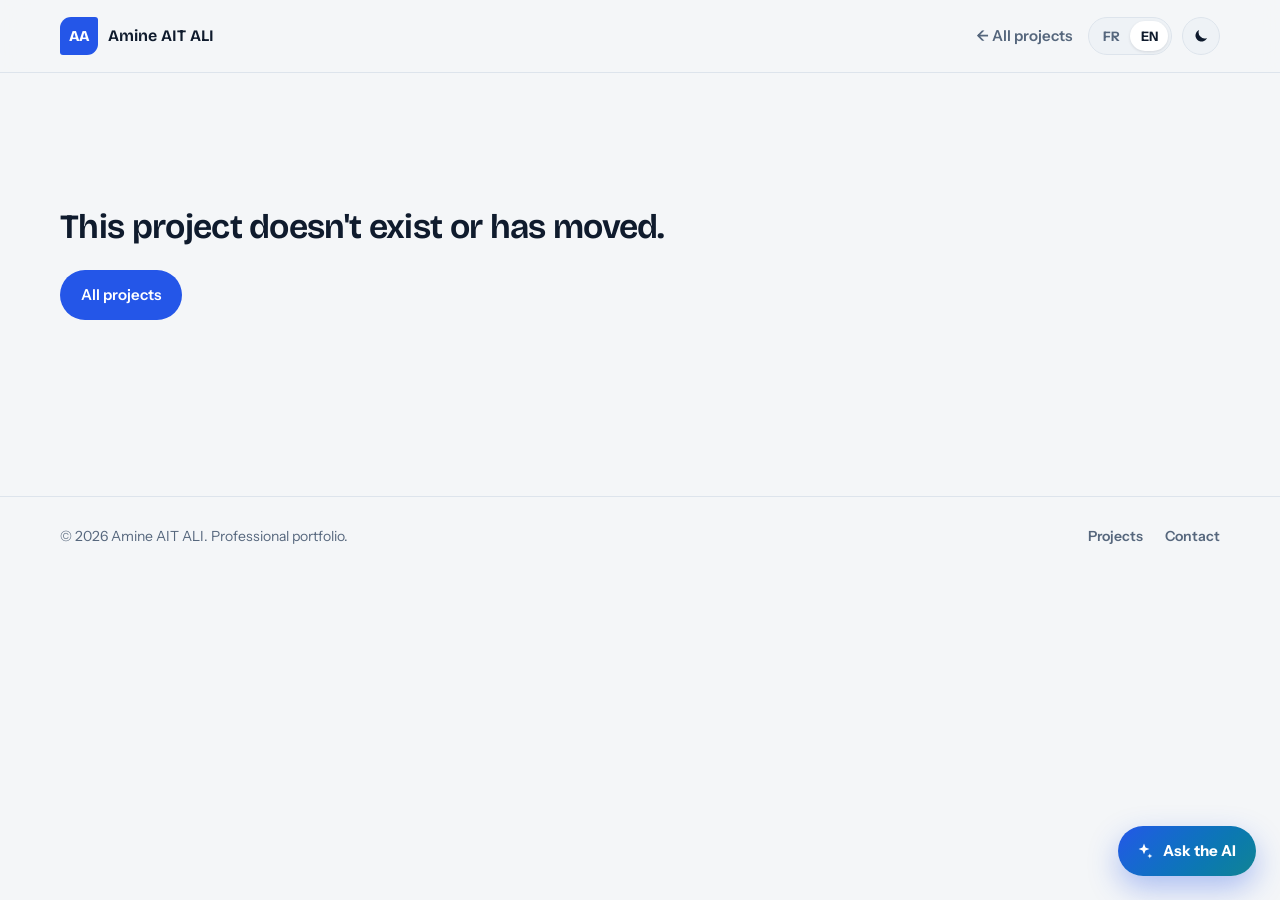
<file: project.html>
<!doctype html>
<html lang="fr">
<head>
    <meta charset="utf-8">
    <meta name="viewport" content="width=device-width, initial-scale=1">
    <title>Projet — Amine AIT ALI</title>
    <meta name="description" content="Étude de cas d'un projet d'Amine AIT ALI.">
    <meta name="theme-color" content="#2456e8">
    <link rel="icon" href="favicon.svg" type="image/svg+xml">
    <script>
        try { const s = localStorage.getItem("portfolio-theme"); document.documentElement.dataset.theme = s || (matchMedia("(prefers-color-scheme: dark)").matches ? "dark" : "light"); } catch (_) { document.documentElement.dataset.theme = "light"; }
    </script>
    <link rel="preconnect" href="https://fonts.googleapis.com">
    <link rel="preconnect" href="https://fonts.gstatic.com" crossorigin>
    <link href="https://fonts.googleapis.com/css2?family=Bricolage+Grotesque:opsz,wght@12..96,500;12..96,650;12..96,750&family=Instrument+Sans:wght@400;500;600;700&family=JetBrains+Mono:wght@400;500&display=swap" rel="stylesheet">
    <link rel="stylesheet" href="style.css?v=43">
</head>
<body class="project-page">
    <div class="scroll-progress" aria-hidden="true"></div>
    <a class="skip-link" href="#contenu" data-i18n="skip">Aller au contenu</a>

    <header class="site-header">
        <nav class="nav shell" aria-label="Navigation">
            <a class="brand" href="index.html" aria-label="Amine AIT ALI">
                <span class="brand-mark" aria-hidden="true">AA</span>
                <span class="brand-name">Amine AIT ALI</span>
            </a>
            <div class="nav-tools nav-tools-standalone">
                <a class="back-link" href="index.html#projets"><span aria-hidden="true">←</span> <span data-i18n="p.back">Tous les projets</span></a>
                <div class="lang-switch" role="group" data-i18n-attr="aria-label:nav.lang">
                    <button type="button" data-language="fr" aria-pressed="true">FR</button>
                    <button type="button" data-language="en" aria-pressed="false">EN</button>
                </div>
                <button class="theme-toggle" type="button" data-i18n-attr="aria-label:theme.toggle;title:theme.toggle">
                    <svg class="icon-moon" viewBox="0 0 24 24" aria-hidden="true"><path d="M20 14.5A8 8 0 0 1 9.5 4a8 8 0 1 0 10.5 10.5Z"/></svg>
                    <svg class="icon-sun" viewBox="0 0 24 24" aria-hidden="true"><circle cx="12" cy="12" r="4"/><path d="M12 2v2M12 20v2M4.9 4.9l1.4 1.4M17.7 17.7l1.4 1.4M2 12h2M20 12h2M4.9 19.1l1.4-1.4M17.7 6.3l1.4-1.4"/></svg>
                </button>
            </div>
        </nav>
    </header>

    <main id="contenu" class="shell project-main"></main>

    <footer class="footer">
        <div class="shell footer-row">
            <p>© <span id="current-year">2026</span> Amine AIT ALI. <span data-i18n="footer.rights">Portfolio professionnel.</span></p>
            <nav class="footer-nav" aria-label="Footer">
                <a href="index.html#projets" data-i18n="nav.projects">Projets</a>
                <a href="index.html#contact">Contact</a>
            </nav>
        </div>
    </footer>

    <dialog class="viewer viewer-image" id="image-dialog" aria-label="Image">
        <div class="viewer-bar"><button type="button" class="icon-button" id="image-prev" data-i18n-attr="aria-label:p.prevImage">‹</button><button type="button" class="icon-button" id="image-next" data-i18n-attr="aria-label:p.nextImage">›</button><button type="button" class="icon-button viewer-close" id="image-close" data-i18n-attr="aria-label:certs.close">×</button></div>
        <figure class="image-full"><img id="image-full" alt=""><figcaption id="image-caption"></figcaption></figure>
    </dialog>

    <script src="i18n.js?v=43"></script>
    <script src="data/projects.js?v=43"></script>
    <script src="data/architectures.js?v=43"></script>
    <script src="data/docs.js?v=43"></script>
    <script src="common.js?v=43"></script>
    <script src="diagram.js?v=43"></script>
    <script src="project.js?v=43"></script>
    <script src="assistant.js?v=43"></script>
</body>
</html>
</file>
<file: style.css>
/* ============ Tokens ============ */
:root {
    --bg: #f4f6f8;
    --surface: #ffffff;
    --surface-2: #eef2f6;
    --ink: #0f1b2d;
    --muted: #56677d;
    --line: #dde4ec;
    --line-strong: #c4d0dd;
    --blue: #2456e8;
    --blue-ink: #1b43bb;
    --blue-soft: #e7edfd;
    --teal: #0e8f7e;
    --teal-soft: #dff3ef;
    --amber: #b7791f;
    --danger: #c23b3b;
    --shadow: 0 1px 2px rgba(15, 27, 45, .05), 0 12px 32px rgba(15, 27, 45, .07);
    --radius-s: 8px;
    --radius: 14px;
    --radius-l: 22px;
    --shell: min(1160px, calc(100% - 48px));
    --display: "Bricolage Grotesque", "Instrument Sans", system-ui, sans-serif;
    --text: "Instrument Sans", system-ui, -apple-system, "Segoe UI", sans-serif;
    --mono: "JetBrains Mono", ui-monospace, "Cascadia Code", monospace;
    color-scheme: light;
}

:root[data-theme="dark"] {
    --bg: #0b1320;
    --surface: #111c2c;
    --surface-2: #172438;
    --ink: #e6edf6;
    --muted: #93a3b8;
    --line: #22324a;
    --line-strong: #31455f;
    --blue: #7b9bff;
    --blue-ink: #a3b9ff;
    --blue-soft: #1a2a4d;
    --teal: #3cc4ae;
    --teal-soft: #12302d;
    --amber: #e0a648;
    --danger: #ff8080;
    --shadow: 0 1px 2px rgba(0, 0, 0, .3), 0 14px 36px rgba(0, 0, 0, .35);
    color-scheme: dark;
}

/* ============ Base ============ */
*, *::before, *::after { box-sizing: border-box; }
html { scroll-behavior: smooth; scroll-padding-top: 84px; -webkit-text-size-adjust: 100%; }
body { margin: 0; color: var(--ink); background: var(--bg); font-family: var(--text); font-size: 17px; line-height: 1.6; -webkit-font-smoothing: antialiased; transition: background-color .25s ease, color .25s ease; }
body.menu-open { overflow: hidden; }
img { display: block; max-width: 100%; height: auto; }
a { color: inherit; }
button, input, textarea { font: inherit; color: inherit; }
h1, h2, h3, h4 { font-family: var(--display); font-weight: 650; letter-spacing: -.02em; line-height: 1.12; margin: 0; }
p { margin: 0; }
.shell { width: var(--shell); margin-inline: auto; }
.sr-only { position: absolute; width: 1px; height: 1px; overflow: hidden; clip: rect(0 0 0 0); white-space: nowrap; }
[hidden] { display: none !important; }
:focus-visible { outline: 3px solid color-mix(in srgb, var(--blue) 55%, transparent); outline-offset: 3px; border-radius: 4px; }
.skip-link { position: fixed; z-index: 3000; top: 10px; left: 10px; padding: 10px 14px; color: #fff; background: var(--blue); border-radius: var(--radius-s); transform: translateY(-160%); transition: transform .2s; }
.skip-link:focus { transform: none; }

/* ============ Buttons, chips, stack ============ */
.button { display: inline-flex; align-items: center; justify-content: center; gap: 10px; min-height: 48px; padding: 12px 20px; border: 1px solid transparent; border-radius: 999px; font-size: 15px; font-weight: 600; text-decoration: none; cursor: pointer; transition: background-color .2s, border-color .2s, color .2s; }
.button-primary { color: #fff; background: var(--blue); }
:root[data-theme="dark"] .button-primary { color: #0b1320; }
.button-primary:hover { background: var(--blue-ink); }
.button-ghost { color: var(--ink); background: var(--surface); border-color: var(--line-strong); }
.button-ghost:hover { border-color: var(--blue); color: var(--blue); }
.button:disabled { opacity: .6; cursor: wait; }

.chips { display: flex; flex-wrap: wrap; gap: 8px; margin-bottom: 36px; }
.chip { padding: 8px 14px; color: var(--muted); background: var(--surface); border: 1px solid var(--line); border-radius: 999px; font-size: 14px; font-weight: 600; cursor: pointer; transition: color .2s, background-color .2s, border-color .2s; }
.chip span { margin-left: 4px; font-weight: 500; opacity: .7; }
.chip:hover { color: var(--ink); border-color: var(--line-strong); }
.chip.active { color: var(--surface); background: var(--ink); border-color: var(--ink); }

.stack { display: flex; flex-wrap: wrap; gap: 6px; margin: 0; padding: 0; list-style: none; }
.stack li { padding: 3px 8px; color: var(--muted); background: var(--surface-2); border-radius: 6px; font-family: var(--mono); font-size: 12px; }
.stack li.tech { display: inline-flex; align-items: center; gap: 7px; padding: 4px 9px 4px 4px; color: var(--ink); background: var(--surface); border: 1px solid var(--line); border-radius: 8px; font-family: var(--text); font-size: 13px; font-weight: 600; }
.tech-logo { display: grid; flex: 0 0 auto; width: 22px; height: 22px; padding: 3px; place-items: center; object-fit: contain; background: #fff; border: 1px solid rgba(15, 27, 45, .06); border-radius: 6px; }
.tech-mono { color: #475569; font-family: var(--mono); font-size: 8.5px; font-weight: 600; letter-spacing: -.02em; }
.stack-large li.tech { padding: 6px 12px 6px 6px; font-size: 14px; }
.stack-large .tech-logo { width: 26px; height: 26px; }

.badge { display: inline-block; margin-left: 8px; padding: 2px 8px; color: var(--muted); background: var(--surface-2); border-radius: 999px; font-size: 12px; font-weight: 600; vertical-align: 1px; }
.badge-new { color: var(--teal); background: var(--teal-soft); }

/* ============ Header ============ */
.site-header { position: fixed; z-index: 1000; inset: 0 0 auto; border-bottom: 1px solid transparent; transition: background-color .25s, border-color .25s; }
.site-header.scrolled, .project-page .site-header { background: color-mix(in srgb, var(--bg) 88%, transparent); border-color: var(--line); backdrop-filter: blur(14px); }
.nav { display: flex; align-items: center; justify-content: space-between; gap: 24px; min-height: 72px; }
.brand { display: inline-flex; align-items: center; gap: 10px; text-decoration: none; }
.brand-mark { display: grid; width: 38px; height: 38px; place-items: center; color: #fff; background: var(--blue); border-radius: 11px 3px 11px 3px; font-family: var(--display); font-weight: 750; font-size: 15px; letter-spacing: -.04em; }
:root[data-theme="dark"] .brand-mark { color: #0b1320; }
.brand-name { font-family: var(--display); font-weight: 650; font-size: 16px; }
.nav-links { display: flex; align-items: center; gap: 26px; }
.nav-links > a { position: relative; color: var(--muted); font-size: 15px; font-weight: 600; text-decoration: none; }
.nav-links > a:hover, .nav-links > a.active { color: var(--ink); }
.nav-links > a.active::after { content: ""; position: absolute; left: 0; right: 0; bottom: -6px; height: 2px; background: var(--blue); border-radius: 2px; }
.nav-links .nav-cta { padding: 9px 16px; color: #fff; background: var(--blue); border-radius: 999px; }
:root[data-theme="dark"] .nav-links .nav-cta { color: #0b1320; }
.nav-links .nav-cta:hover { color: #fff; background: var(--blue-ink); }
.nav-links .nav-cta::after { display: none; }
.nav-tools { display: flex; align-items: center; gap: 10px; }
.lang-switch { display: inline-flex; padding: 3px; background: var(--surface-2); border: 1px solid var(--line); border-radius: 999px; }
.lang-switch button { min-width: 38px; height: 30px; padding: 0 9px; color: var(--muted); background: transparent; border: 0; border-radius: 999px; font-size: 13px; font-weight: 700; cursor: pointer; }
.lang-switch button.active { color: var(--ink); background: var(--surface); box-shadow: 0 1px 3px rgba(15, 27, 45, .12); }
.theme-toggle { display: grid; width: 38px; height: 38px; place-items: center; padding: 0; color: var(--ink); background: var(--surface-2); border: 1px solid var(--line); border-radius: 50%; cursor: pointer; }
.theme-toggle svg { width: 18px; height: 18px; fill: none; stroke: currentColor; stroke-width: 1.8; stroke-linecap: round; }
.theme-toggle .icon-moon { fill: currentColor; stroke: none; }
.theme-toggle .icon-sun, :root[data-theme="dark"] .theme-toggle .icon-moon { display: none; }
:root[data-theme="dark"] .theme-toggle .icon-sun { display: block; }
.menu-toggle { display: none; width: 44px; height: 44px; padding: 13px 11px; background: var(--surface); border: 1px solid var(--line); border-radius: 12px; cursor: pointer; }
.menu-toggle span { display: block; height: 2px; margin: 4px 0; background: var(--ink); border-radius: 2px; transition: transform .2s; }
.menu-toggle[aria-expanded="true"] span:first-child { transform: translateY(3px) rotate(45deg); }
.menu-toggle[aria-expanded="true"] span:last-child { transform: translateY(-3px) rotate(-45deg); }
.back-link { color: var(--muted); font-size: 15px; font-weight: 600; text-decoration: none; margin-right: 6px; }
.back-link:hover { color: var(--ink); }

/* ============ Hero ============ */
.hero { padding: 132px 0 72px; }
.hero-grid { display: grid; grid-template-columns: minmax(0, 1.25fr) minmax(300px, .75fr); gap: 64px; align-items: center; }
.availability { display: inline-flex; align-items: center; gap: 10px; margin-bottom: 26px; color: var(--muted); font-size: 15px; font-weight: 600; }
.status-dot { width: 9px; height: 9px; background: var(--teal); border-radius: 50%; box-shadow: 0 0 0 4px var(--teal-soft); }
.hero h1 { max-width: 15ch; font-size: clamp(42px, 5.6vw, 76px); font-weight: 750; letter-spacing: -.022em; line-height: 1.02; }
.hero-lead { max-width: 58ch; margin-top: 26px; color: var(--muted); font-size: 19px; }
.hero-actions { display: flex; flex-wrap: wrap; gap: 10px; margin-top: 32px; }
.portrait { margin: 0; }
.portrait img { width: 100%; aspect-ratio: 4 / 4.4; object-fit: cover; object-position: 62% center; border-radius: var(--radius-l); }
.portrait figcaption { display: flex; justify-content: space-between; gap: 12px; margin-top: 12px; color: var(--muted); font-size: 14px; }

/* Le chemin de la donnée : le seul moment animé de l'accueil. */
.data-path { position: relative; display: grid; grid-template-columns: repeat(4, 1fr); margin: 72px 0 0; padding: 0; list-style: none; border-top: 2px solid var(--line); counter-reset: step; }
.data-path::before { content: ""; position: absolute; top: -2px; left: 0; width: 0; height: 2px; background: linear-gradient(90deg, var(--blue), var(--teal)); animation: path-fill 1.8s .4s cubic-bezier(.6, 0, .2, 1) forwards; }
.data-path li { position: relative; display: grid; gap: 2px; padding: 22px 20px 0 0; counter-increment: step; }
.data-path li::before { content: ""; position: absolute; top: -8px; left: 0; width: 14px; height: 14px; background: var(--bg); border: 2px solid var(--line-strong); border-radius: 50%; animation: node-on .3s forwards; }
.data-path li:nth-child(1)::before { animation-delay: .45s; }
.data-path li:nth-child(2)::before { animation-delay: .9s; }
.data-path li:nth-child(3)::before { animation-delay: 1.35s; }
.data-path li:nth-child(4)::before { animation-delay: 1.8s; }
.data-path strong { font-family: var(--display); font-size: 22px; font-weight: 650; }
.data-path span { color: var(--muted); font-size: 15px; }
@keyframes path-fill { to { width: 100%; } }
@keyframes node-on { to { background: var(--teal); border-color: var(--teal); box-shadow: 0 0 0 5px var(--teal-soft); } }

.stats { display: flex; flex-wrap: wrap; gap: 14px 48px; margin: 48px 0 0; }
.stats div { display: flex; align-items: baseline; gap: 10px; }
.stats dt { font-family: var(--display); font-size: 34px; font-weight: 750; letter-spacing: -.03em; }
.stats dd { margin: 0; color: var(--muted); font-size: 15px; }

/* ============ Sections ============ */
.section { padding: 112px 0; }
.section-tint { background: var(--surface); border-block: 1px solid var(--line); }
#expertise { padding: 40px 0 0; }
.section-head { display: grid; grid-template-columns: minmax(0, 1fr) minmax(0, 1.1fr); gap: 48px; align-items: end; margin-bottom: 40px; }
.section-head h2 { font-size: clamp(38px, 4.4vw, 60px); font-weight: 750; letter-spacing: -.025em; }
.section-head p { max-width: 54ch; color: var(--muted); font-size: 18px; }
.list-title { margin: 8px 0 18px; color: var(--muted); font-family: var(--text); font-size: 15px; font-weight: 600; letter-spacing: 0; }
.case-list + .list-title { margin-top: 64px; }
.empty { padding: 40px; color: var(--muted); text-align: center; border: 1px dashed var(--line-strong); border-radius: var(--radius); }
.center { display: flex; justify-content: center; margin-top: 32px; }
.text-link { color: var(--blue); font-weight: 600; text-underline-offset: 4px; }

/* ============ Projects ============ */
.case-kind { color: var(--muted); font-size: 14px; font-weight: 600; }
.stretched::after { content: ""; position: absolute; inset: 0; z-index: 1; border-radius: inherit; }
.case h4 a, .card h4 a { text-decoration: none; }
.card-side-link { position: relative; z-index: 2; color: var(--muted); font-size: 14px; font-weight: 600; text-underline-offset: 4px; }
.card-side-link:hover { color: var(--blue); }

.case-list { display: grid; gap: 16px; }
.case { position: relative; display: grid; grid-template-columns: minmax(0, 1fr) minmax(0, 1fr); gap: 40px; align-items: center; padding: 36px; background: var(--surface); border: 1px solid var(--line); border-radius: var(--radius-l); transition: border-color .2s, box-shadow .2s; }
.case:hover { border-color: var(--line-strong); box-shadow: var(--shadow); }
.case:hover h4 { color: var(--blue); }
.case h4 { margin: 10px 0 12px; font-size: clamp(26px, 2.6vw, 34px); transition: color .2s; }
.case-text > p:not(.case-kind) { max-width: 52ch; color: var(--muted); }
.case-actions { display: flex; align-items: center; gap: 20px; margin-top: 22px; }
.read-more { color: var(--blue); font-weight: 600; }
.case-visual { min-width: 0; }

.metrics { display: flex; flex-wrap: wrap; gap: 12px 32px; margin: 22px 0 0; }
.metrics div { display: grid; }
.metrics dt { font-family: var(--display); font-size: 28px; font-weight: 750; letter-spacing: -.03em; line-height: 1.1; }
.metrics dd { margin: 0; color: var(--muted); font-size: 14px; }

.project-grid { display: grid; grid-template-columns: repeat(3, minmax(0, 1fr)); gap: 16px; }
.card { position: relative; display: flex; flex-direction: column; overflow: hidden; background: var(--surface); border: 1px solid var(--line); border-radius: var(--radius); transition: border-color .2s, box-shadow .2s, transform .2s; }
.card-body { display: flex; flex: 1; flex-direction: column; gap: 10px; padding: 20px 22px 22px; }
.card-media { aspect-ratio: 16 / 9; overflow: hidden; background: #fff; border-bottom: 1px solid var(--line); }
.card-media img { width: 100%; height: 100%; object-fit: cover; object-position: top center; transition: transform .4s; }
.card:hover .card-media img { transform: scale(1.03); }
.card-media-logos { display: grid; place-items: center; background-color: var(--surface-2); background-image: radial-gradient(color-mix(in srgb, var(--muted) 20%, transparent) 1px, transparent 1px); background-size: 16px 16px; }
.card-logos { display: flex; gap: 14px; }
.card-logos .tech-logo { width: 46px; height: 46px; padding: 8px; border-radius: 12px; box-shadow: var(--shadow); }
.section-tint .card { background: var(--bg); }
.card:hover { border-color: var(--line-strong); box-shadow: var(--shadow); transform: translateY(-3px); }
.card:hover h4 { color: var(--blue); }
.card h4 { font-size: 21px; transition: color .2s; }
.card-body > p:not(.case-kind) { color: var(--muted); font-size: 15px; flex: 1; }
.card .card-side-link { align-self: flex-start; }

/* ============ Barre d'outils des projets ============ */
.project-toolbar { display: flex; flex-wrap: wrap; align-items: center; justify-content: space-between; gap: 14px 24px; margin-bottom: 40px; }
.project-toolbar .chips { margin: 0; }
.search { position: relative; display: flex; align-items: center; width: min(100%, 320px); }
.search svg { position: absolute; left: 14px; width: 17px; height: 17px; fill: none; stroke: var(--muted); stroke-width: 2; stroke-linecap: round; pointer-events: none; }
.search input { width: 100%; height: 44px; padding: 0 40px 0 40px; color: var(--ink); background: var(--surface); border: 1px solid var(--line); border-radius: 999px; outline: 0; transition: border-color .2s, box-shadow .2s; }
.search input:focus { border-color: var(--blue); box-shadow: 0 0 0 4px color-mix(in srgb, var(--blue) 15%, transparent); }
.search kbd { position: absolute; right: 12px; padding: 1px 7px; color: var(--muted); background: var(--surface-2); border: 1px solid var(--line); border-radius: 6px; font-family: var(--mono); font-size: 12px; }
.project-group + .project-group { margin-top: 88px; }
.group-head { display: flex; flex-wrap: wrap; align-items: baseline; justify-content: space-between; gap: 6px 24px; margin-bottom: 22px; padding-bottom: 14px; border-bottom: 1px solid var(--line); }
.group-head h3 { font-size: clamp(24px, 2.4vw, 30px); }
.group-head h3 span { margin-left: 6px; color: var(--muted); font-family: var(--text); font-size: 15px; font-weight: 600; }
.group-head p { color: var(--muted); font-size: 15px; }
.case-list + .project-grid { margin-top: 16px; }

/* ============ Schéma d'architecture (page projet) ============ */
.arch-stages { display: grid; grid-template-columns: repeat(var(--steps), minmax(0, 1fr)); gap: 36px; margin: 0; padding: 0; list-style: none; }
.arch-stage { position: relative; display: flex; flex-direction: column; gap: 14px; min-width: 0; padding: 18px 16px 20px; background: var(--surface); border: 1px solid var(--line); border-radius: 16px; transition: border-color .2s, box-shadow .2s, transform .2s; }
.arch-stage:hover { transform: translateY(-3px); border-color: color-mix(in srgb, var(--blue) 40%, var(--line)); box-shadow: var(--shadow); }
.arch-stage header { display: flex; align-items: baseline; gap: 8px; }
.arch-num { flex: 0 0 auto; color: var(--blue); font-family: var(--mono); font-size: 12px; font-weight: 500; }
.arch-stage h3 { font-size: 16px; line-height: 1.25; }
.arch-stage p, .arch-branch p, .arch-band p { color: var(--muted); font-size: 13.5px; line-height: 1.5; }
.arch-tech { flex-direction: column; align-items: stretch; gap: 6px; }
.arch-tech li.tech { width: 100%; background: var(--bg); }
.arch-branches { display: grid; gap: 10px; }
.arch-branch { display: grid; gap: 8px; padding: 12px; background: var(--bg); border: 1px dashed var(--line-strong); border-radius: 12px; }
.arch-branch h4 { font-size: 14px; }
.arch-branch .arch-tech li.tech { background: var(--surface); }
/* Liaison entre deux étapes : des pointillés qui avancent, puis une flèche. */
.arch-stage:not(:last-child)::after { content: ""; position: absolute; top: 28px; left: calc(100% + 1px); width: 28px; height: 2px; background: repeating-linear-gradient(90deg, var(--teal) 0 6px, transparent 6px 12px); background-size: 12px 2px; animation: arch-flow-x .7s linear infinite; }
.arch-stage:not(:last-child)::before { content: ""; position: absolute; top: 24px; left: calc(100% + 28px); border-top: 5px solid transparent; border-bottom: 5px solid transparent; border-left: 7px solid var(--teal); }
@keyframes arch-flow-x { to { background-position: 12px 0; } }
@keyframes arch-flow-y { to { background-position: 0 12px; } }
.arch-bands { display: grid; grid-template-columns: repeat(auto-fit, minmax(260px, 1fr)); gap: 14px; margin-top: 22px; }
.arch-band { display: grid; align-content: start; gap: 10px; padding: 16px 18px; background: color-mix(in srgb, var(--teal) 6%, var(--surface)); border: 1px dashed color-mix(in srgb, var(--teal) 55%, var(--line)); border-radius: 16px; }
.arch-band strong { font-family: var(--display); font-size: 15px; }
.arch-band .arch-tech { flex-direction: row; flex-wrap: wrap; }
.arch-band .arch-tech li.tech { width: auto; }

/* ============ Schéma compact (cartes de l'accueil) ============ */
.arch-compact { display: grid; gap: 0; margin: 0; padding: 18px 20px; list-style: none; background: var(--surface-2); border-radius: var(--radius); }
.arch-compact li { position: relative; display: grid; grid-template-columns: 26px minmax(0, 1fr) auto; align-items: center; gap: 12px; padding: 10px 0; }
.arch-compact li + li { border-top: 1px dashed var(--line-strong); }
.arch-row-title { font-size: 14px; font-weight: 600; }
.arch-row-logos { display: flex; gap: 6px; }
.arch-row-logos .tech-logo { width: 26px; height: 26px; padding: 4px; border-radius: 7px; }

/* ============ Progression de lecture et retour en haut ============ */
.scroll-progress { position: fixed; z-index: 1100; inset: 0 0 auto; height: 3px; background: linear-gradient(90deg, var(--blue), var(--teal)); transform: scaleX(0); transform-origin: left; pointer-events: none; }
.to-top { position: fixed; z-index: 900; right: 24px; bottom: 24px; display: grid; width: 46px; height: 46px; place-items: center; padding: 0; color: var(--ink); background: var(--surface); border: 1px solid var(--line); border-radius: 50%; box-shadow: var(--shadow); cursor: pointer; opacity: 0; transform: translateY(12px); pointer-events: none; transition: opacity .25s, transform .25s; }
.to-top.visible { opacity: 1; transform: none; pointer-events: auto; }
.to-top svg { width: 20px; height: 20px; fill: none; stroke: currentColor; stroke-width: 2; stroke-linecap: round; stroke-linejoin: round; }

/* ============ Skills ============ */
.skills { display: grid; grid-template-columns: repeat(3, minmax(0, 1fr)); overflow: hidden; background: var(--surface); border: 1px solid var(--line); border-radius: var(--radius-l); }
.skills article { padding: 34px 32px 36px; border-right: 1px solid var(--line); border-bottom: 1px solid var(--line); transition: background-color .25s; }
.skills article:nth-child(3n) { border-right: 0; }
.skills article:nth-last-child(-n + 3) { border-bottom: 0; }
.skills article:hover { background: color-mix(in srgb, var(--blue-soft) 45%, var(--surface)); }
.skill-domain { color: var(--blue); font-family: var(--mono); font-size: 12px; }
.skills h3 { margin-top: 26px; font-size: 24px; }
.skills p { margin: 10px 0 20px; color: var(--muted); font-size: 16px; }
.section-tint .skills { background: var(--bg); }

/* ============ Journey ============ */
.journey { display: grid; grid-template-columns: minmax(0, .8fr) minmax(0, 1.2fr); gap: 80px; align-items: start; }
.journey-intro { position: sticky; top: 112px; }
.journey-intro h2 { font-size: clamp(38px, 4.4vw, 60px); font-weight: 750; letter-spacing: -.025em; }
.journey-intro p { margin: 18px 0 22px; color: var(--muted); font-size: 18px; }
.timeline { margin: 0; padding: 0; list-style: none; }
.timeline > li { display: grid; grid-template-columns: 150px minmax(0, 1fr); gap: 28px; padding: 30px 0; border-top: 1px solid var(--line); }
.timeline > li:first-child { border-top: 0; padding-top: 0; }
.when { display: grid; gap: 6px; align-content: start; }
.when time { color: var(--muted); font-size: 14px; }
.when span { justify-self: start; padding: 2px 9px; color: var(--blue); background: var(--blue-soft); border-radius: 999px; font-size: 13px; font-weight: 600; }
.org { color: var(--muted); font-size: 15px; font-weight: 600; }
.role { display: grid; grid-template-columns: 56px minmax(0, 1fr); column-gap: 18px; }
.role > :not(.org-logo) { grid-column: 2; }
.org-logo { grid-row: 1 / span 6; width: 56px; height: 56px; border: 1px solid var(--line); border-radius: 14px; object-fit: cover; background: #fff; }
.timeline h3 { margin: 4px 0 8px; font-size: 24px; }
.timeline > li > div:last-child > p:not(.org) { margin-bottom: 14px; color: var(--muted); }

/* ============ Certifications ============ */
.cert-grid { display: grid; grid-template-columns: repeat(3, minmax(0, 1fr)); gap: 16px; }
.cert-card { display: flex; flex-direction: column; padding: 0; overflow: hidden; text-align: left; background: var(--bg); border: 1px solid var(--line); border-radius: var(--radius); cursor: pointer; transition: border-color .2s, box-shadow .2s; }
.cert-card:hover { border-color: var(--line-strong); box-shadow: var(--shadow); }
.cert-visual { display: grid; place-items: center; aspect-ratio: 16 / 10; padding: 12px; background: var(--surface-2); }
.cert-visual img { width: 100%; height: 100%; object-fit: contain; border-radius: 4px; }
.cert-caption { display: grid; gap: 4px; padding: 16px 18px 18px; }
.cert-caption small { color: var(--muted); font-size: 13px; font-weight: 600; }
.cert-caption strong { font-family: var(--display); font-size: 17px; font-weight: 650; line-height: 1.25; }
.cert-partners { display: flex; flex-wrap: wrap; align-items: center; gap: 5px; margin-top: 4px; color: var(--muted); font-size: 13px; }
.cert-partners .tech-logo { width: 20px; height: 20px; padding: 2px; border-radius: 5px; }
.cert-partners > span:last-child { margin-left: 3px; }


/* Fiche générée pour les certificats dont l'image d'origine est trop petite. */
.cert-face { --accent: #2456e8; position: relative; display: flex; flex-direction: column; justify-content: center; gap: 6px; width: 100%; height: 100%; padding: 18px 20px 18px 26px; overflow: hidden; color: #10213a; background: #fbfaf7; border: 1px solid #e3e0d8; border-radius: 6px; text-align: left; }
.cert-face::before { content: ""; position: absolute; inset: 0 auto 0 0; width: 8px; background: var(--accent); }
.cert-face-ai { --accent: #0e8f7e; }
.cert-face-cloud { --accent: #6b4fd8; }
.cert-face-dev { --accent: #b7791f; }
.cert-seal { position: absolute; top: 14px; right: 14px; display: grid; width: 38px; height: 38px; place-items: center; color: var(--accent); border: 2px solid currentColor; border-radius: 50%; font-family: var(--display); font-size: 13px; font-weight: 750; }
.cert-face-type { color: #6a7486; font-size: 11px; font-weight: 600; }
.cert-face strong { padding-right: 40px; font-family: var(--display); font-size: clamp(15px, 1.6vw, 19px); font-weight: 650; line-height: 1.2; }
.cert-face-meta { color: #4f5b6d; font-size: 12px; }
.cert-face-owner { margin-top: 4px; font-family: var(--display); font-size: 13px; font-weight: 650; }
.cert-figure .cert-face { aspect-ratio: 16 / 10; height: auto; max-width: 620px; }

/* ============ Dialogs ============ */
.viewer { width: min(1180px, calc(100% - 24px)); max-height: calc(100dvh - 24px); padding: 0; color: var(--ink); background: var(--surface); border: 1px solid var(--line); border-radius: var(--radius-l); box-shadow: 0 30px 90px rgba(0, 0, 0, .35); overflow: auto; }
.viewer::backdrop { background: rgba(6, 12, 22, .78); backdrop-filter: blur(6px); }
.viewer[open] { animation: viewer-in .22s ease-out; }
@keyframes viewer-in { from { opacity: 0; transform: translateY(10px) scale(.985); } }
.viewer-bar { position: sticky; z-index: 2; top: 0; display: flex; justify-content: flex-end; gap: 8px; padding: 12px; background: color-mix(in srgb, var(--surface) 92%, transparent); backdrop-filter: blur(8px); }
.icon-button { display: grid; width: 40px; height: 40px; place-items: center; padding: 0; color: var(--ink); background: var(--surface-2); border: 1px solid var(--line); border-radius: 50%; font-size: 22px; line-height: 1; cursor: pointer; }
.icon-button:disabled { opacity: .35; cursor: default; }
.viewer-close { margin-left: 8px; }
.cert-detail { display: grid; grid-template-columns: minmax(0, 1.6fr) minmax(260px, .9fr); gap: 32px; padding: 0 32px 32px; }
.cert-figure { display: grid; place-items: center; align-content: center; gap: 14px; min-height: 320px; margin: 0; padding: 20px; background: var(--surface-2); border-radius: var(--radius); }
.cert-figure .cert-full { width: 100%; height: auto; border-radius: 4px; box-shadow: 0 6px 24px rgba(15, 27, 45, .12); }
.lowres { display: flex; align-items: center; gap: 12px; max-width: 620px; color: var(--muted); font-size: 13px; }
.cert-info { display: grid; align-content: start; gap: 14px; padding-top: 8px; }
.cert-info h2 { font-size: 30px; }
.cert-info dl { display: grid; gap: 14px; margin: 6px 0 8px; }
.cert-info dt { color: var(--muted); font-size: 13px; font-weight: 600; }
.cert-info dd { margin: 4px 0 0; }
.related { display: flex; flex-wrap: wrap; gap: 6px 14px; }
.related a { color: var(--blue); font-weight: 600; text-underline-offset: 4px; }
.cert-info .button { justify-self: start; }
.viewer-image { width: auto; max-width: calc(100% - 24px); }
.image-full { margin: 0; padding: 0 20px 20px; }
.image-full img { margin-inline: auto; border-radius: var(--radius-s); }
.image-full figcaption { margin-top: 12px; color: var(--muted); font-size: 14px; text-align: center; }

/* ============ Contact ============ */
.contact { background: var(--ink); color: var(--bg); }
:root[data-theme="dark"] .contact { background: #050b14; color: var(--ink); }
.contact-grid { display: grid; grid-template-columns: minmax(0, 1fr) minmax(360px, .9fr); gap: 72px; align-items: start; }
.contact h2 { max-width: 14ch; font-size: clamp(38px, 4.6vw, 62px); font-weight: 750; letter-spacing: -.025em; }
.contact-copy > p { max-width: 48ch; margin-top: 20px; opacity: .78; font-size: 18px; }
.email-row { display: flex; flex-wrap: wrap; align-items: center; gap: 12px; margin-top: 34px; }
.email { font-family: var(--display); font-size: clamp(19px, 2.2vw, 26px); font-weight: 650; text-underline-offset: 6px; overflow-wrap: anywhere; }
.copy-button { padding: 7px 14px; color: inherit; background: transparent; border: 1px solid currentColor; border-radius: 999px; font-size: 14px; font-weight: 600; opacity: .8; cursor: pointer; }
.copy-button:hover { opacity: 1; }
.copy-status { font-size: 14px; color: #6fe0cc; }
.contact-links { display: grid; grid-template-columns: repeat(2, minmax(0, 1fr)); gap: 0; margin: 40px 0 0; padding: 0; list-style: none; border-top: 1px solid rgba(255, 255, 255, .16); }
.contact-links li { border-bottom: 1px solid rgba(255, 255, 255, .16); }
.contact-links a { display: grid; gap: 2px; padding: 16px 12px 16px 0; text-decoration: none; }
.contact-links a:hover strong { text-decoration: underline; text-underline-offset: 4px; }
.contact-links span { font-size: 13px; opacity: .65; }
.contact-links strong { font-weight: 600; overflow-wrap: anywhere; }
:root:not([data-theme="dark"]) .contact-links, :root:not([data-theme="dark"]) .contact-links li { border-color: rgba(255, 255, 255, .16); }
.contact-form { display: grid; gap: 18px; padding: 30px; color: var(--ink); background: var(--surface); border-radius: var(--radius-l); }
.contact-form h3 { font-size: 26px; }
.field { display: grid; gap: 6px; }
.field label { font-size: 14px; font-weight: 600; }
.field input, .field textarea { width: 100%; padding: 13px 14px; background: var(--bg); border: 1px solid var(--line-strong); border-radius: var(--radius-s); outline: 0; transition: border-color .2s, box-shadow .2s; }
.field textarea { resize: vertical; min-height: 140px; }
.field input:focus, .field textarea:focus { border-color: var(--blue); box-shadow: 0 0 0 4px color-mix(in srgb, var(--blue) 18%, transparent); }
.field input::placeholder, .field textarea::placeholder { color: color-mix(in srgb, var(--muted) 75%, transparent); }
.field small { color: var(--muted); font-size: 13px; }
.counter { text-align: right; }
.was-validated input:invalid, .was-validated textarea:invalid { border-color: var(--danger); }
.form-submit { width: 100%; }
.feedback { padding: 11px 14px; border-radius: var(--radius-s); font-size: 14px; font-weight: 600; }
.feedback.success { color: #0a6b49; background: #ddf6ea; }
.feedback.error { color: #8d2424; background: #fde8e8; }
.form-honeypot { position: absolute; width: 1px; height: 1px; overflow: hidden; clip-path: inset(50%); }

/* ============ Footer ============ */
.footer { padding: 28px 0; color: var(--muted); border-top: 1px solid var(--line); font-size: 14px; }
.footer-row { display: flex; flex-wrap: wrap; align-items: center; justify-content: space-between; gap: 16px; }
.footer-nav { display: flex; flex-wrap: wrap; gap: 22px; }
.footer-nav a { text-decoration: none; font-weight: 600; }
.footer-nav a:hover { color: var(--ink); }

/* ============ Project page ============ */
.project-main { padding: 128px 0 96px; }
.study-head { max-width: 860px; }
.study-head h1 { margin: 14px 0 18px; font-size: clamp(42px, 6vw, 80px); font-weight: 750; letter-spacing: -.025em; line-height: 1.02; }
.study-lead { max-width: 60ch; color: var(--muted); font-size: 21px; line-height: 1.5; }
.study-flow { margin-top: 64px; padding: 36px; background-color: var(--surface-2); background-image: radial-gradient(color-mix(in srgb, var(--muted) 22%, transparent) 1px, transparent 1px); background-size: 18px 18px; border: 1px solid var(--line); border-radius: var(--radius-l); }
.study-flow h2, .study-body h2, .gallery-section h2 { margin-bottom: 22px; color: var(--muted); font-family: var(--text); font-size: 15px; font-weight: 600; letter-spacing: 0; }
.metrics-large { gap: 20px 56px; margin: 48px 0 0; padding: 0 4px; }
.metrics-large dt { font-size: clamp(34px, 4vw, 48px); }
.metrics-large dd { font-size: 15px; }
.study-body { display: grid; grid-template-columns: repeat(2, minmax(0, 1fr)); gap: 48px 64px; margin-top: 72px; }
.study-body section:nth-child(2) { grid-row: span 2; }
.study-body p { color: var(--ink); font-size: 18px; max-width: 60ch; }
.built { display: grid; gap: 14px; margin: 0; padding: 0; list-style: none; }
.built li { position: relative; padding-left: 22px; font-size: 17px; }
.built li::before { content: ""; position: absolute; left: 0; top: .6em; width: 8px; height: 8px; background: var(--teal); border-radius: 2px; }
.gallery-section { margin-top: 80px; }
.gallery { display: grid; grid-template-columns: repeat(2, minmax(0, 1fr)); gap: 16px; }
.shot { margin: 0; }
.shot-wide { grid-column: 1 / -1; }
.shot button { display: block; width: 100%; padding: 0; overflow: hidden; background: #fff; border: 1px solid var(--line); border-radius: var(--radius); cursor: zoom-in; }
.shot img { width: 100%; aspect-ratio: 16 / 10; object-fit: contain; background: #fff; transition: transform .3s; }
.shot-wide img { aspect-ratio: auto; max-height: 620px; }
.shot button:hover img { transform: scale(1.015); }
.shot figcaption { margin-top: 8px; color: var(--muted); font-size: 14px; }
.pager { display: grid; grid-template-columns: 1fr 1fr; gap: 16px; margin-top: 88px; }
.pager a { display: grid; gap: 4px; padding: 22px 24px; background: var(--surface); border: 1px solid var(--line); border-radius: var(--radius); text-decoration: none; transition: border-color .2s; }
.pager a:last-child { text-align: right; }
.pager a:hover { border-color: var(--blue); }
.pager span { color: var(--muted); font-size: 14px; }
.pager strong { font-family: var(--display); font-size: 20px; font-weight: 650; }
.not-found { display: grid; justify-items: start; gap: 24px; padding: 80px 0; }

/* ============ Responsive ============ */
@media (max-width: 1000px) {
    .hero-grid { grid-template-columns: minmax(0, 1fr) minmax(260px, .7fr); gap: 40px; }
    .case { grid-template-columns: 1fr; gap: 28px; }
    .project-grid, .cert-grid { grid-template-columns: repeat(2, minmax(0, 1fr)); }
    .skills { grid-template-columns: repeat(2, minmax(0, 1fr)); }
    .skills article, .skills article:nth-child(3n), .skills article:nth-last-child(-n + 3) { border-right: 1px solid var(--line); border-bottom: 1px solid var(--line); }
    .skills article:nth-child(2n) { border-right: 0; }
    .skills article:nth-last-child(-n + 2) { border-bottom: 0; }
    .journey { grid-template-columns: 1fr; gap: 40px; }
    .journey-intro { position: static; }
    .contact-grid { grid-template-columns: 1fr; gap: 48px; }
    .cert-detail { grid-template-columns: 1fr; }
    .arch-stages { grid-template-columns: 1fr; gap: 30px; }
    .arch-tech { flex-direction: row; flex-wrap: wrap; }
    .arch-tech li.tech { width: auto; }
    .arch-stage:not(:last-child)::after { top: 100%; left: 30px; width: 2px; height: 22px; margin-top: 1px; background: repeating-linear-gradient(180deg, var(--teal) 0 6px, transparent 6px 12px); background-size: 2px 12px; animation-name: arch-flow-y; }
    .arch-stage:not(:last-child)::before { top: calc(100% + 22px); left: 26px; border-left: 5px solid transparent; border-right: 5px solid transparent; border-top: 7px solid var(--teal); border-bottom: 0; }
}

@media (max-width: 820px) {
    .menu-toggle { display: block; }
    .nav-links { position: fixed; inset: 72px 0 auto; display: grid; gap: 0; padding: 12px 24px 24px; background: var(--bg); border-bottom: 1px solid var(--line); box-shadow: var(--shadow); transform: translateY(-120%); visibility: hidden; transition: transform .25s, visibility .25s; }
    .nav-links.open { transform: none; visibility: visible; }
    .nav-links > a { padding: 14px 0; border-bottom: 1px solid var(--line); font-size: 17px; }
    .nav-links > a.active::after { display: none; }
    .nav-tools { padding: 16px 0; }
    .nav-links .nav-cta { margin-top: 4px; padding: 14px; text-align: center; border-bottom: 0; }
    .hero { padding-top: 112px; }
    .hero-grid { grid-template-columns: 1fr; }
    .portrait { max-width: 520px; }
    .portrait img { aspect-ratio: 4 / 3; }
    .section-head { grid-template-columns: 1fr; gap: 16px; }
    .data-path { grid-template-columns: repeat(2, 1fr); row-gap: 28px; border-top: 0; }
    .data-path::before { display: none; }
    .data-path li { padding-top: 26px; border-top: 2px solid var(--line); }
    .study-body { grid-template-columns: 1fr; gap: 40px; }
    .study-body section:nth-child(2) { grid-row: auto; }
}

@media (max-width: 600px) {
    :root { --shell: calc(100% - 32px); }
    body { font-size: 16px; }
    .section { padding: 80px 0; }
    .brand-name { display: none; }
    .nav-tools-standalone .back-link span:last-child { display: none; }
    .hero-actions { display: grid; }
    .hero-actions .button { width: 100%; }
    .data-path strong { font-size: 19px; }
    .stats { gap: 12px 28px; }
    .stats dt { font-size: 28px; }
    .case { padding: 22px; }
    .project-grid, .cert-grid, .skills { grid-template-columns: 1fr; }
    .search { width: 100%; }
    .to-top { right: 16px; bottom: 16px; }
    .skills article, .skills article:nth-child(n) { padding: 26px 22px; border-right: 0; border-bottom: 1px solid var(--line); }
    .skills article:last-child { border-bottom: 0; }
    .role { grid-template-columns: 44px minmax(0, 1fr); column-gap: 14px; }
    .org-logo { width: 44px; height: 44px; border-radius: 11px; }
    .timeline > li { grid-template-columns: 1fr; gap: 10px; }
    .contact-links { grid-template-columns: 1fr; }
    .contact-form { padding: 22px; }
    .cert-detail { padding: 0 16px 20px; gap: 20px; }
    .cert-figure { min-height: 0; padding: 12px; }
    .study-flow { padding: 20px; }
    .gallery { grid-template-columns: 1fr; }
    .pager { grid-template-columns: 1fr; }
    .pager a:last-child { text-align: left; }
    .project-main { padding-top: 104px; }
}

@media (prefers-reduced-motion: reduce) {
    html { scroll-behavior: auto; }
    *, *::before, *::after { animation-duration: .01ms !important; animation-delay: 0s !important; transition-duration: .01ms !important; }
}

/* ============ Assistant IA ============ */
.ai-launcher { position: fixed; z-index: 950; right: 24px; bottom: 24px; display: inline-flex; align-items: center; gap: 9px; height: 50px; padding: 0 20px 0 16px; color: #fff; background: linear-gradient(135deg, var(--blue), color-mix(in srgb, var(--teal) 80%, var(--blue))); border: 0; border-radius: 999px; box-shadow: 0 12px 30px color-mix(in srgb, var(--blue) 35%, transparent); font-size: 15px; font-weight: 700; cursor: pointer; transition: transform .2s, box-shadow .2s; }
:root[data-theme="dark"] .ai-launcher { color: #0b1320; }
.ai-launcher:hover { transform: translateY(-2px); }
.ai-launcher svg { width: 20px; height: 20px; fill: currentColor; }
.ai-open .ai-launcher { display: none; }
.to-top { bottom: 90px; }
.ai-panel { position: fixed; z-index: 1200; right: 24px; bottom: 24px; display: flex; flex-direction: column; width: min(420px, calc(100vw - 32px)); height: min(640px, calc(100dvh - 48px)); overflow: hidden; color: var(--ink); background: var(--surface); border: 1px solid var(--line); border-radius: 20px; box-shadow: 0 24px 70px rgba(6, 12, 22, .35); animation: viewer-in .2s ease-out; }
.ai-panel[hidden] { display: none; }
.ai-head { display: flex; align-items: flex-start; gap: 6px; padding: 16px 14px 14px 18px; background: linear-gradient(135deg, color-mix(in srgb, var(--blue) 12%, var(--surface)), var(--surface)); border-bottom: 1px solid var(--line); }
.ai-head div { flex: 1; }
.ai-head h2 { font-size: 18px; }
.ai-head p { margin-top: 2px; color: var(--muted); font-size: 13px; }
.ai-icon { display: grid; flex: 0 0 auto; width: 34px; height: 34px; place-items: center; padding: 0; color: var(--muted); background: transparent; border: 1px solid transparent; border-radius: 10px; font-size: 22px; line-height: 1; cursor: pointer; }
.ai-icon:hover { color: var(--ink); background: var(--surface-2); }
.ai-icon svg { width: 17px; height: 17px; fill: none; stroke: currentColor; stroke-width: 2; stroke-linecap: round; stroke-linejoin: round; }
.ai-log { flex: 1; display: flex; flex-direction: column; gap: 12px; padding: 16px; overflow-y: auto; overscroll-behavior: contain; }
.ai-empty p { color: var(--muted); font-size: 14px; }
.ai-suggestions { display: grid; gap: 8px; margin-top: 12px; }
.ai-suggestions button { padding: 10px 12px; color: var(--ink); text-align: left; background: var(--bg); border: 1px solid var(--line); border-radius: 12px; font-size: 14px; cursor: pointer; transition: border-color .2s; }
.ai-suggestions button:hover { border-color: var(--blue); }
.ai-msg { max-width: 92%; padding: 10px 13px; border-radius: 14px; font-size: 14.5px; line-height: 1.55; overflow-wrap: anywhere; }
.ai-user { align-self: flex-end; color: #fff; background: var(--blue); border-bottom-right-radius: 4px; }
:root[data-theme="dark"] .ai-user { color: #0b1320; }
.ai-bot { align-self: flex-start; background: var(--surface-2); border-bottom-left-radius: 4px; }
.ai-bot p + p, .ai-bot ul + p { margin-top: 8px; }
.ai-bot ul { display: grid; gap: 7px; margin: 0; padding: 0; list-style: none; }
.ai-bot li { position: relative; padding: 7px 10px 7px 22px; background: var(--surface); border: 1px solid var(--line); border-radius: 10px; line-height: 1.5; }
.ai-bot li::before { content: ""; position: absolute; top: 15px; left: 10px; width: 6px; height: 6px; background: var(--blue); border-radius: 50%; }
.ai-bot li strong { color: var(--ink); font-weight: 700; }
.ai-bot p + ul { margin-top: 10px; }
.ai-next { display: grid; gap: 2px; max-width: 92%; }
.ai-next > span { color: var(--muted); font-size: 12px; font-weight: 600; }
.ai-next .ai-suggestions { margin-top: 4px; gap: 6px; }
.ai-next .ai-suggestions button { padding: 8px 11px; font-size: 13.5px; }
.ai-bot code { padding: 1px 5px; background: var(--bg); border-radius: 5px; font-family: var(--mono); font-size: 12.5px; }
.ai-error { color: var(--danger); }
.ai-cite { display: inline-grid; min-width: 18px; height: 18px; margin: 0 1px; padding: 0 4px; place-items: center; color: var(--blue); background: var(--blue-soft); border-radius: 6px; font-size: 11px; font-weight: 700; text-decoration: none; vertical-align: 1px; }
.ai-sources { display: flex; flex-wrap: wrap; gap: 6px; margin-top: 10px; padding-top: 10px; border-top: 1px dashed var(--line-strong); }
.ai-sources span { width: 100%; color: var(--muted); font-size: 12px; font-weight: 600; }
.ai-sources a { padding: 3px 9px; color: var(--ink); background: var(--surface); border: 1px solid var(--line); border-radius: 999px; font-size: 12.5px; text-decoration: none; }
.ai-sources a:hover { border-color: var(--blue); color: var(--blue); }
.ai-typing { display: inline-flex; gap: 4px; padding: 4px 0; }
.ai-typing i { width: 7px; height: 7px; background: var(--muted); border-radius: 50%; animation: ai-dot 1s infinite ease-in-out; }
.ai-typing i:nth-child(2) { animation-delay: .15s; }
.ai-typing i:nth-child(3) { animation-delay: .3s; }
@keyframes ai-dot { 0%, 80%, 100% { opacity: .3; transform: translateY(0); } 40% { opacity: 1; transform: translateY(-3px); } }
.ai-form { display: flex; align-items: flex-end; gap: 8px; margin: 0 12px; padding: 8px 8px 8px 14px; background: var(--bg); border: 1px solid var(--line-strong); border-radius: 16px; }
.ai-form:focus-within { border-color: var(--blue); box-shadow: 0 0 0 4px color-mix(in srgb, var(--blue) 14%, transparent); }
.ai-form textarea { flex: 1; min-height: 24px; max-height: 140px; padding: 6px 0; overflow-y: hidden; color: var(--ink); background: transparent; border: 0; outline: 0; resize: none; font-size: 15px; line-height: 1.45; }
.ai-send { display: grid; flex: 0 0 auto; width: 38px; height: 38px; place-items: center; padding: 0; color: #fff; background: var(--blue); border: 0; border-radius: 12px; cursor: pointer; }
:root[data-theme="dark"] .ai-send { color: #0b1320; }
.ai-send svg { width: 18px; height: 18px; fill: none; stroke: currentColor; stroke-width: 2.2; stroke-linecap: round; stroke-linejoin: round; }
.ai-form.busy .ai-send { opacity: .5; pointer-events: none; }
.ai-note { padding: 8px 16px 12px; color: var(--muted); font-size: 11.5px; text-align: center; }
@media (max-width: 600px) {
    .ai-launcher { right: 16px; bottom: 16px; height: 46px; padding: 0 16px 0 13px; font-size: 14px; }
    .to-top { bottom: 76px; }
    .ai-panel { inset: 0; width: 100%; height: 100dvh; border: 0; border-radius: 0; }
}

/* ============ Page projet : documentation détaillée ============ */
.brief-section { margin-top: 48px; }
.brief { display: grid; grid-template-columns: repeat(3, minmax(0, 1fr)); gap: 16px; margin: 0; padding: 0; list-style: none; }
.brief li { position: relative; display: grid; align-content: start; gap: 8px; padding: 20px 22px; background: var(--surface); border: 1px solid var(--line); border-top: 3px solid var(--tone, var(--blue)); border-radius: 16px; }
.brief-problem { --tone: #d9534f; }
.brief-solution { --tone: var(--blue); }
.brief-result { --tone: var(--teal); }
.brief-label { color: var(--tone); font-size: 13px; font-weight: 700; }
.brief p { font-size: 16px; line-height: 1.5; }
.brief-arrow { position: absolute; top: 50%; right: -14px; z-index: 1; display: grid; width: 24px; height: 24px; place-items: center; color: var(--muted); background: var(--bg); border: 1px solid var(--line); border-radius: 50%; font-size: 13px; transform: translateY(-50%); }

.study-layout { margin-top: 56px; }
.toc { position: sticky; z-index: 50; top: 72px; display: flex; align-items: center; gap: 14px; margin: 0 -12px 40px; padding: 10px 12px; background: color-mix(in srgb, var(--bg) 90%, transparent); border-bottom: 1px solid var(--line); backdrop-filter: blur(12px); overflow-x: auto; scrollbar-width: none; }
.toc::-webkit-scrollbar { display: none; }
.toc p { flex: 0 0 auto; color: var(--muted); font-size: 13px; font-weight: 700; }
.toc ol { display: flex; gap: 4px; margin: 0; padding: 0; list-style: none; }
.toc a { display: block; padding: 6px 12px; color: var(--muted); border-radius: 999px; font-size: 14px; white-space: nowrap; text-decoration: none; transition: color .2s, background-color .2s; }
.toc a:hover { color: var(--ink); }
.toc a.active { color: var(--blue); background: var(--blue-soft); font-weight: 600; }
.study-sections { min-width: 0; }
.study-section { padding-top: 8px; scroll-margin-top: 140px; }
.study-section + .study-section { margin-top: 64px; }
.study-section > h2 { margin-bottom: 22px; font-size: clamp(24px, 2.6vw, 32px); font-weight: 700; letter-spacing: -.02em; }
.lead-text { max-width: 68ch; font-size: 18px; line-height: 1.6; }
.sub { margin: 26px 0 12px; color: var(--muted); font-family: var(--text); font-size: 15px; font-weight: 700; letter-spacing: 0; }
.pains { display: grid; gap: 10px; margin: 0; padding: 0; list-style: none; }
.pains li { position: relative; padding: 12px 16px 12px 44px; background: color-mix(in srgb, #d9534f 6%, var(--surface)); border: 1px solid color-mix(in srgb, #d9534f 22%, var(--line)); border-radius: 12px; }
.pains li::before { content: "!"; position: absolute; top: 12px; left: 14px; display: grid; width: 20px; height: 20px; place-items: center; color: #fff; background: #d9534f; border-radius: 50%; font-size: 12px; font-weight: 800; }

.steps { position: relative; display: grid; gap: 0; margin: 0; padding: 0; list-style: none; }
.steps li { position: relative; display: grid; grid-template-columns: 44px minmax(0, 1fr); gap: 18px; padding-bottom: 26px; }
.steps li:not(:last-child)::before { content: ""; position: absolute; top: 44px; bottom: 0; left: 21px; width: 2px; background: linear-gradient(var(--blue), color-mix(in srgb, var(--blue) 20%, transparent)); }
.step-num { display: grid; width: 44px; height: 44px; place-items: center; color: #fff; background: var(--blue); border-radius: 50%; font-family: var(--display); font-size: 17px; font-weight: 750; box-shadow: 0 0 0 6px var(--bg); }
:root[data-theme="dark"] .step-num { color: #0b1320; }
.steps h3 { margin: 9px 0 6px; font-size: 18px; }
.steps p { max-width: 68ch; color: var(--muted); }
.steps .stack { margin-top: 10px; }

.seg { display: inline-flex; margin-bottom: 18px; padding: 4px; background: var(--surface-2); border: 1px solid var(--line); border-radius: 12px; }
.seg button { padding: 8px 14px; color: var(--muted); background: transparent; border: 0; border-radius: 9px; font-size: 14px; font-weight: 600; cursor: pointer; }
.seg button[aria-selected="true"], .seg button[aria-pressed="true"] { color: var(--ink); background: var(--surface); box-shadow: 0 1px 3px rgba(15, 27, 45, .12); }
.arch-panel { padding: 28px; background-color: var(--surface-2); background-image: radial-gradient(color-mix(in srgb, var(--muted) 22%, transparent) 1px, transparent 1px); background-size: 18px 18px; border: 1px solid var(--line); border-radius: var(--radius-l); }

/* Schéma d'architecture interactif (diagram.js) : canevas à points, zones en colonnes, composants en cartes */
.arch-panel-flow { padding: 0; overflow: hidden; background-image: none; }
.flow { position: relative; min-height: 220px; overflow: hidden; background-image: radial-gradient(color-mix(in srgb, var(--muted) 28%, transparent) 1px, transparent 1px); background-size: 18px 18px; cursor: grab; touch-action: pan-y; outline: none; }
.flow:focus-visible { box-shadow: inset 0 0 0 2px var(--blue); }
.flow.flow-grabbing, .flow.flow-grabbing .flow-node { cursor: grabbing; }
.flow-stage { position: absolute; top: 0; left: 0; transform-origin: 0 0; }
.flow-lanes { position: absolute; inset: 0; }
.flow-lane { position: absolute; top: 0; padding: 12px 12px 0; background: color-mix(in srgb, var(--surface) 62%, transparent); border: 1px dashed var(--line-strong); border-radius: 16px; }
.flow-lane h3 { display: flex; align-items: center; gap: 8px; margin: 0; overflow: hidden; color: var(--muted); font-family: var(--text); font-size: 12px; font-weight: 700; letter-spacing: .04em; text-transform: uppercase; white-space: nowrap; text-overflow: ellipsis; }
.flow-lane h3::before, .flow-drawer-zone::before { content: ""; flex: none; width: 8px; height: 8px; background: var(--hue); border-radius: 50%; }
.flow-lane .flow-chips { margin-top: 7px; }
.flow-edges { position: absolute; top: 0; left: 0; z-index: 1; overflow: visible; pointer-events: none; }
.flow-hit { fill: none; stroke: transparent; stroke-width: 14; pointer-events: stroke; cursor: help; }
.flow-node { position: absolute; z-index: 2; display: grid; gap: 5px; padding: 10px 11px; color: var(--ink); text-align: left; background: linear-gradient(150deg, color-mix(in srgb, var(--hue) 10%, var(--surface)), var(--surface) 62%); border: 1px solid var(--line); border-radius: 14px; box-shadow: 0 1px 2px rgba(15, 27, 45, .06); font: inherit; cursor: pointer; transition: border-color .15s, box-shadow .15s, opacity .2s; }
.flow-node:hover { border-color: var(--line-strong); box-shadow: 0 6px 18px rgba(15, 27, 45, .1); }
.flow-node[aria-pressed="true"], .flow-node:focus-visible { border-color: var(--hue); box-shadow: 0 0 0 3px color-mix(in srgb, var(--hue) 24%, transparent); outline: none; }
.flow-node-head { display: flex; align-items: center; gap: 8px; min-width: 0; }
.flow-node .tech-logo { width: 26px; height: 26px; padding: 4px; border-radius: 7px; }
.flow-node strong { font-size: 13.5px; line-height: 1.25; overflow-wrap: anywhere; }
.flow-node small { color: var(--muted); font-size: 12px; line-height: 1.35; }
.flow-chips { display: flex; flex-wrap: wrap; gap: 4px; }
.flow-chips i { padding: 0 6px; color: var(--muted); background: var(--surface-2); border: 1px solid var(--line); border-radius: 6px; font-family: var(--mono); font-size: 10.5px; font-style: normal; line-height: 17px; }
.flow-tag { position: absolute; z-index: 3; padding: 1px 7px; color: var(--ink); background: var(--surface); border: 1px solid var(--line); border-radius: 999px; font-size: 11.5px; font-weight: 600; line-height: 16px; white-space: nowrap; transform: translate(-50%, -50%); cursor: help; transition: opacity .2s; }
.flow.focusing .link { opacity: .13; }
.flow.focusing g.on .link { opacity: 1; stroke-width: 2.6; }
.flow.focusing .flow-tag:not(.on) { opacity: .15; }
.flow.focusing .flow-node:not(.on) { opacity: .45; }
.flow-controls { position: absolute; right: 14px; bottom: 12px; z-index: 5; display: flex; align-items: center; gap: 2px; padding: 4px; background: color-mix(in srgb, var(--surface) 88%, transparent); border: 1px solid var(--line); border-radius: 999px; box-shadow: var(--shadow); backdrop-filter: blur(12px); cursor: auto; }
.flow-controls button { display: grid; width: 32px; height: 32px; place-items: center; color: var(--muted); background: none; border: 0; border-radius: 50%; cursor: pointer; transition: color .15s, background-color .15s; }
.flow-controls button:hover { color: var(--ink); background: var(--surface-2); }
.flow-controls svg { width: 16px; height: 16px; fill: none; stroke: currentColor; stroke-width: 2; stroke-linecap: round; stroke-linejoin: round; }
.flow-controls span { width: 1px; height: 18px; margin: 0 3px; background: var(--line); }
.flow-small [data-flow="full"] { color: #fff; background: var(--blue); }
.flow-small { cursor: zoom-in; }
.flow-small::after { content: attr(data-hint); position: absolute; top: calc(50% - 22px); left: 50%; z-index: 4; padding: 8px 16px; color: #fff; background: var(--blue); border-radius: 999px; box-shadow: var(--shadow); font-size: 14px; font-weight: 700; white-space: nowrap; transform: translate(-50%, -50%); pointer-events: none; }
:root[data-theme="dark"] .flow-small::after { color: #0b1320; }
/* Écran tactile : pas de souris ni de molette, l'aide « Ctrl + molette » ne sert pas. */
@media (hover: none) { .lg-hint { display: none; } }
.flow-drawer { position: absolute; top: 12px; right: 12px; bottom: 60px; z-index: 6; width: min(320px, calc(100% - 24px)); overflow: auto; padding: 18px; background: var(--surface); border: 1px solid var(--line); border-radius: 16px; box-shadow: var(--shadow); cursor: auto; animation: flow-in .18s ease-out; }
.flow-drawer[hidden] { display: none; }
@keyframes flow-in { from { opacity: 0; transform: translateX(12px); } }
.flow-drawer-close { position: absolute; top: 10px; right: 10px; display: grid; width: 30px; height: 30px; place-items: center; color: var(--muted); background: var(--surface-2); border: 0; border-radius: 50%; font-size: 18px; line-height: 1; cursor: pointer; }
.flow-drawer-close:hover { color: var(--ink); }
.flow-drawer-zone { display: flex; align-items: center; gap: 8px; margin: 0 0 10px; color: var(--muted); font-size: 12px; font-weight: 700; letter-spacing: .04em; text-transform: uppercase; }
.flow-drawer h4 { display: flex; align-items: center; gap: 10px; margin: 0 32px 6px 0; font-size: 18px; line-height: 1.25; }
.flow-drawer h4 .tech-logo { width: 34px; height: 34px; padding: 5px; border-radius: 9px; }
.flow-drawer > p { margin: 0 0 12px; color: var(--muted); font-size: 14.5px; line-height: 1.45; }
.flow-drawer h5 { margin: 16px 0 6px; color: var(--muted); font-size: 12px; letter-spacing: .04em; text-transform: uppercase; }
.flow-drawer ul:not(.stack) { display: grid; gap: 6px; margin: 0; padding: 0; list-style: none; }
.flow-drawer li button { display: flex; align-items: center; gap: 10px; width: 100%; padding: 8px 10px; color: var(--ink); text-align: left; background: var(--surface-2); border: 1px solid transparent; border-radius: 10px; font: inherit; cursor: pointer; }
.flow-drawer li button:hover { border-color: var(--line-strong); }
.flow-drawer li .tech-logo { width: 24px; height: 24px; }
.flow-drawer li span { display: grid; min-width: 0; }
.flow-drawer li strong { font-size: 14px; line-height: 1.3; }
.flow-drawer li small { color: var(--muted); font-size: 12.5px; line-height: 1.35; }
.flow.flow-full { position: fixed; inset: 0; z-index: 2500; height: auto !important; background-color: var(--bg); touch-action: none; }
.flow-locked, .flow-locked body { overflow: hidden; }
.arch-panel-flow .legend, .flow-base, .arch-panel-flow .links-list { margin: 0; padding: 12px 18px; background: var(--surface); border-top: 1px solid var(--line); }
.flow-base { display: flex; flex-wrap: wrap; align-items: center; gap: 8px 12px; color: var(--muted); font-size: 13px; font-weight: 600; }
.link { fill: none; stroke-width: 1.8; transition: opacity .2s, stroke-width .2s; }
.link-data { stroke: var(--teal); stroke-dasharray: 6 5; animation: link-flow 1.2s linear infinite; }
.link-control { stroke: var(--blue); stroke-dasharray: 3 4; }
.link-monitor { stroke: var(--muted); stroke-dasharray: 1 4; stroke-linecap: round; }
.arrow-data { fill: var(--teal); }
.arrow-control { fill: var(--blue); }
.arrow-monitor { fill: var(--muted); }
@keyframes link-flow { to { stroke-dashoffset: -22; } }
.tag-data { border-color: color-mix(in srgb, var(--teal) 45%, var(--line)); }
.tag-control { border-color: color-mix(in srgb, var(--blue) 45%, var(--line)); }
.legend { display: flex; flex-wrap: wrap; align-items: center; gap: 8px 20px; margin-top: 18px; color: var(--muted); font-size: 13px; }
.legend span::before { content: ""; display: inline-block; width: 26px; height: 0; margin-right: 8px; vertical-align: middle; border-top: 2px dashed; }
.lg-data::before { border-color: var(--teal) !important; }
.lg-control::before { border-top-style: dotted !important; border-color: var(--blue) !important; }
.lg-monitor::before { border-top-style: dotted !important; border-color: var(--muted) !important; }
.lg-hint { margin-left: auto; font-style: italic; }
.lg-hint::before { display: none !important; }
.links-list { margin-top: 14px; font-size: 14px; }
.links-list summary { color: var(--blue); font-weight: 600; cursor: pointer; }
.links-list ul { display: grid; gap: 4px; margin: 10px 0 0; padding-left: 18px; color: var(--muted); }
.links-list strong { color: var(--ink); font-weight: 600; }

.decisions { display: grid; grid-template-columns: repeat(auto-fit, minmax(260px, 1fr)); gap: 14px; }
.decisions article { padding: 18px 20px; background: var(--surface); border: 1px solid var(--line); border-radius: 14px; }
.decisions h3 { font-size: 16px; line-height: 1.3; }
.decisions p { margin-top: 8px; color: var(--muted); font-size: 15px; }
.decisions p span { color: var(--blue); font-weight: 700; }
.outcomes { display: grid; grid-template-columns: repeat(2, minmax(0, 1fr)); gap: 32px; }
.outcomes .sub { margin-top: 0; }
.outcomes-next .built li::before { background: var(--line-strong); }

/* Galerie : cadres identiques, image entière, légende numérotée */
.gallery { grid-template-columns: repeat(2, minmax(0, 1fr)); gap: 20px; }
.shot button { position: relative; padding: 12px; background: #fff; border-radius: 14px; transition: border-color .2s, box-shadow .2s; }
.shot button:hover, .shot button:focus-visible { border-color: var(--blue); box-shadow: var(--shadow); }
.shot img, .shot-wide img { width: 100%; aspect-ratio: 16 / 10; max-height: none; object-fit: contain; background: #fff; }
.shot button:hover img { transform: none; }
.shot-zoom { position: absolute; right: 12px; bottom: 12px; display: grid; width: 34px; height: 34px; place-items: center; color: #fff; background: rgba(15, 27, 45, .72); border-radius: 50%; opacity: 0; transition: opacity .2s; }
.shot-zoom svg { width: 18px; height: 18px; fill: none; stroke: currentColor; stroke-width: 2; stroke-linecap: round; }
.shot button:hover .shot-zoom, .shot button:focus-visible .shot-zoom { opacity: 1; }
.shot figcaption { display: flex; gap: 10px; align-items: baseline; margin-top: 10px; color: var(--ink); font-size: 14px; }
.shot figcaption span { color: var(--blue); font-family: var(--mono); font-size: 12px; }

@media (max-width: 900px) {
    .brief { grid-template-columns: 1fr; }
    .brief-arrow { top: auto; right: 50%; bottom: -14px; transform: translateX(50%) rotate(90deg); }
    .links-list summary { margin-top: 4px; }
    .links-list li { padding: 6px 0; border-bottom: 1px dashed var(--line); }
    .outcomes { grid-template-columns: 1fr; }
    .lg-hint { margin-left: 0; }
    .flow-drawer { top: auto; right: 8px; bottom: 56px; left: 8px; width: auto; max-height: 62%; }
}
@media (max-width: 600px) {
    .arch-panel { padding: 16px; }
    .gallery { grid-template-columns: 1fr; }
    .study-section + .study-section { margin-top: 48px; }
}
@media (prefers-reduced-motion: reduce) { .link-data { animation: none; } }

/* ============ Accueil : lien vers la page de chaque domaine ============ */
.skills article { position: relative; display: flex; flex-direction: column; }
.skill-link { display: inline-flex; align-self: flex-start; gap: 6px; margin-top: auto; padding-top: 22px; color: var(--blue); font-size: 14px; font-weight: 600; text-decoration: none; }
.skill-link::after { content: ""; position: absolute; inset: 0; }
.skill-link b { font-weight: inherit; }
.skill-link span { transition: transform .2s; }
.skills article:hover .skill-link span { transform: translateX(4px); }
.skill-link:focus-visible { outline: none; }
.skills article:has(.skill-link:focus-visible) { box-shadow: inset 0 0 0 2px var(--blue); }

/* ============ Page domaine ============ */
.section-note { max-width: 68ch; margin-bottom: 18px; color: var(--muted); }
.strengths { display: grid; grid-template-columns: repeat(2, minmax(0, 1fr)); gap: 16px; margin: 0; padding: 0; list-style: none; }
.strengths li { display: grid; align-content: start; gap: 8px; padding: 22px 24px; background: var(--surface); border: 1px solid var(--line); border-radius: var(--radius); }
.strength-num { color: var(--blue); font-family: var(--mono); font-size: 13px; }
.strengths h3 { font-size: 19px; line-height: 1.3; }
.strengths p { color: var(--muted); }
.strength-proof { display: flex; flex-wrap: wrap; gap: 4px 12px; margin-top: 6px; font-size: 14px; }
.strength-proof span { width: 100%; color: var(--muted); font-size: 12.5px; font-weight: 600; }
.strength-proof a { color: var(--blue); font-weight: 600; text-underline-offset: 4px; }

.skill-grid { display: grid; grid-template-columns: repeat(auto-fill, minmax(260px, 1fr)); gap: 12px; margin: 0; padding: 0; list-style: none; }
.skill-card { display: grid; align-content: start; gap: 12px; padding: 16px 18px; background: var(--surface); border: 1px solid var(--line); border-radius: var(--radius); }
.skill-head { display: flex; align-items: center; gap: 10px; }
.skill-head .tech-logo { width: 30px; height: 30px; padding: 5px; border-radius: 8px; }
.skill-head strong { flex: 1; min-width: 0; font-size: 16px; overflow-wrap: anywhere; }
.skill-count { display: grid; min-width: 26px; height: 26px; padding: 0 7px; place-items: center; color: var(--blue); background: var(--blue-soft); border-radius: 999px; font-size: 13px; font-weight: 700; }
.skill-sources { display: grid; gap: 4px; }
.src-label { font-size: 11.5px; font-weight: 700; letter-spacing: .04em; text-transform: uppercase; }
.src-label-project { color: var(--blue); }
.src-label-cert { color: var(--teal); }
.src-label-exp { color: #b45309; }
:root[data-theme="dark"] .src-label-exp { color: #f0a85a; }
.skill-sources div { display: flex; flex-wrap: wrap; gap: 4px 6px; }
.src { padding: 2px 8px; color: var(--ink); background: var(--surface-2); border-radius: 6px; font-size: 13px; line-height: 1.5; text-decoration: none; transition: background-color .2s, color .2s; }
.src:hover, .src:focus-visible { color: var(--blue); background: var(--blue-soft); }

.domain-projects { display: grid; grid-template-columns: repeat(2, minmax(0, 1fr)); gap: 12px; margin: 0; padding: 0; list-style: none; }
.domain-project { display: grid; gap: 6px; height: 100%; padding: 18px 20px; color: inherit; background: var(--surface); border: 1px solid var(--line); border-radius: var(--radius); text-decoration: none; transition: border-color .2s, box-shadow .2s; }
.domain-project:hover, .domain-project:focus-visible { border-color: var(--blue); box-shadow: var(--shadow); }
.domain-project strong { font-family: var(--display); font-size: 18px; font-weight: 650; }
.domain-project-skills { display: flex; flex-wrap: wrap; gap: 6px; margin-top: 6px; }
.domain-project-skills span { display: inline-flex; align-items: center; gap: 6px; color: var(--muted); font-size: 13px; }
.domain-project-skills .tech-logo { width: 20px; height: 20px; padding: 2px; border-radius: 5px; }
.domain-project-skills .more { padding: 0 6px; background: var(--surface-2); border-radius: 6px; }

.domain-exps { display: grid; gap: 12px; margin: 0; padding: 0; list-style: none; }
.domain-exp { display: flex; gap: 16px; align-items: flex-start; padding: 18px 20px; background: var(--surface); border: 1px solid var(--line); border-radius: var(--radius); }
.domain-exp img { flex: 0 0 auto; border-radius: 12px; }
.domain-exp strong { display: block; margin: 2px 0 10px; font-size: 17px; }

.domain-switch { margin-top: 72px; }
.domain-switch p { margin-bottom: 12px; color: var(--muted); font-size: 14px; font-weight: 600; }
.domain-switch ul { display: flex; flex-wrap: wrap; gap: 8px; margin: 0; padding: 0; list-style: none; }
.domain-switch a { display: inline-block; padding: 8px 14px; color: var(--ink); background: var(--surface); border: 1px solid var(--line); border-radius: 999px; font-size: 14px; font-weight: 600; text-decoration: none; transition: border-color .2s; }
.domain-switch a:hover { border-color: var(--blue); }
.domain-switch a[aria-current="page"] { color: #fff; background: var(--blue); border-color: var(--blue); }
:root[data-theme="dark"] .domain-switch a[aria-current="page"] { color: #0b1320; }
.domain-page .pager { margin-top: 32px; }

@media (max-width: 900px) {
    .strengths, .domain-projects { grid-template-columns: 1fr; }
}
@media (max-width: 600px) {
    .domain-page .seg { display: flex; flex-wrap: wrap; }
    .domain-exp { flex-direction: column; }
}
.skill-sources:not(.open) .src-extra { display: none; }
.src-more { padding: 2px 8px; color: var(--blue); background: var(--blue-soft); border: 0; border-radius: 6px; font: inherit; font-size: 13px; font-weight: 700; line-height: 1.5; cursor: pointer; }

/* ============ Page stage ============ */
.experience-org { display: flex; flex-wrap: wrap; align-items: center; gap: 10px; }
.experience-org img { width: 40px; height: 40px; border-radius: 10px; object-fit: contain; background: #fff; }
.role .text-link { display: inline-flex; gap: 6px; margin-top: 12px; font-size: 14px; }
.pager-single { grid-template-columns: 1fr; }
.pager-single a:last-child { text-align: left; }
</file>
